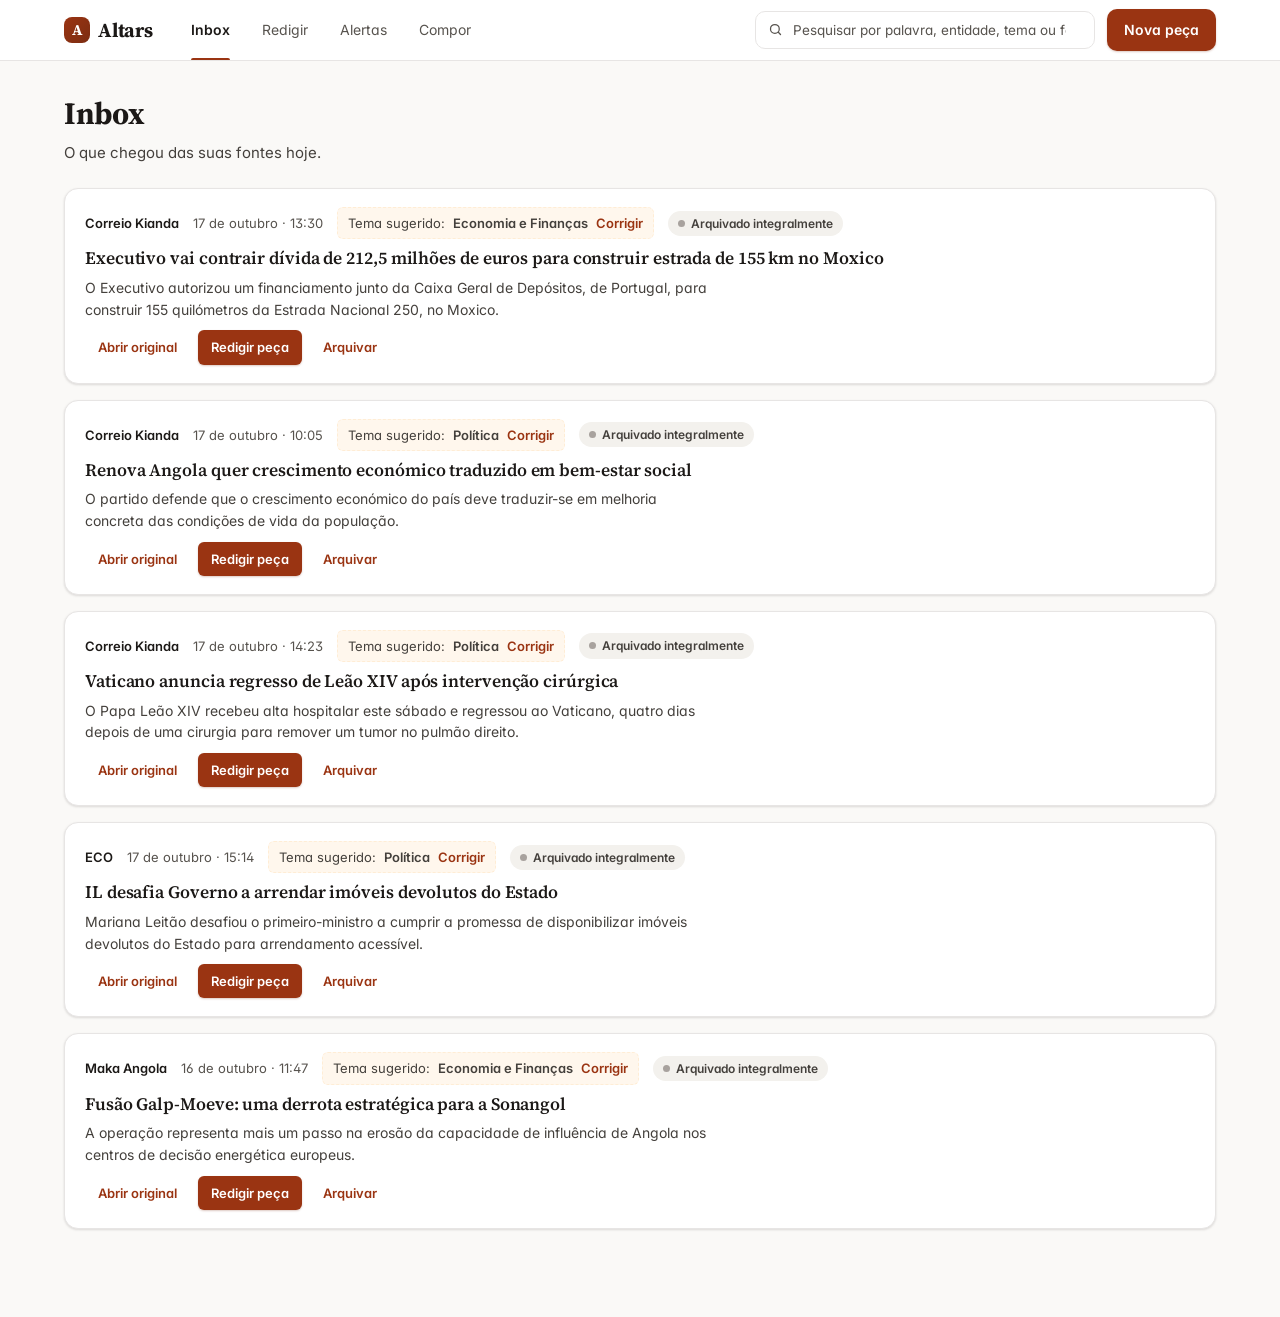
<file: index.html>
<!DOCTYPE html>
<html lang="pt-AO">
<head>
<meta name="robots" content="noindex, nofollow, noarchive, nosnippet, noimageindex">
<meta charset="UTF-8">
<meta name="viewport" content="width=device-width, initial-scale=1.0">
<title>Altars — Demo Editorial</title>
<link rel="preconnect" href="https://fonts.googleapis.com">
<link rel="preconnect" href="https://fonts.gstatic.com" crossorigin>
<link href="https://fonts.googleapis.com/css2?family=Inter:wght@400;500;600;700&family=Source+Serif+4:ital,opsz,wght@0,8..60,400;0,8..60,600;0,8..60,700;1,8..60,400&display=swap" rel="stylesheet">
<link rel="stylesheet" href="styles.css">
</head>
<body>

<header class="appbar">
  <div class="appbar-inner">
    <div class="brand"><span class="brand-mark" aria-hidden="true">A</span><span class="txt">Altars</span></div>
    <nav class="tabs" role="tablist" aria-label="Secções">
      <button class="tab" role="tab" id="tab-recolha" aria-controls="view-recolha" aria-selected="true">Inbox</button>
      <button class="tab" role="tab" id="tab-editor" aria-controls="view-editor" aria-selected="false" tabindex="-1">Redigir</button>
      <button class="tab" role="tab" id="tab-alertas" aria-controls="view-alertas" aria-selected="false" tabindex="-1">Alertas</button>
      <button class="tab" role="tab" id="tab-composicao" aria-controls="view-composicao" aria-selected="false" tabindex="-1">Compor</button>
    </nav>
    <div class="appbar-actions">
      <div class="search" role="search">
        <svg width="15" height="15" viewBox="0 0 24 24" fill="none" stroke="currentColor" stroke-width="2" stroke-linecap="round"><circle cx="11" cy="11" r="7"/><path d="m20 20-3.5-3.5"/></svg>
        <input id="search-input" type="search" placeholder="Pesquisar por palavra, entidade, tema ou fonte" aria-label="Pesquisar itens">
      </div>
      <button class="btn btn-primary" id="btn-nova">Nova peça</button>
    </div>
  </div>
</header>

<main class="page">

  <!-- ============ ECRÃ 1 · RECOLHA ============ -->
  <section id="view-recolha" role="tabpanel" aria-labelledby="tab-recolha">
    <div class="page-header">
      <h1>Inbox</h1>
      <p class="sub">O que chegou das suas fontes hoje.</p>
    </div>

    <div id="recolha-empty-search" class="empty hidden">
      <p>Nada corresponde a esta pesquisa. Experimente alargar a data ou limpar um filtro.</p>
      <button type="button" id="limpar-filtros" class="btn btn-secondary">Limpar filtros</button>
    </div>

    <div id="recolha-empty" class="empty hidden">
      <p>As suas fontes ainda não enviaram nada hoje. A recolha corre a cada 30 minutos.</p>
    </div>
    <div id="recolha-lista">

      <article class="item" data-texto="executivo 212,5 milhões euros estrada moxico correio kianda economia">
        <div class="item-top">
          <span class="item-source">Correio Kianda</span>
          <span class="item-meta">17 de outubro · 13:30</span>
          <span class="suggest">Tema sugerido: <strong>Economia e Finanças</strong> <a href="#" class="corrigir">Corrigir</a></span>
          <span class="chip chip-neutral"><span class="dot"></span>Arquivado integralmente</span>
        </div>
        <h3>Executivo vai contrair dívida de 212,5 milhões de euros para construir estrada de 155 km no Moxico</h3>
        <p class="excerpt">O Executivo autorizou um financiamento junto da Caixa Geral de Depósitos, de Portugal, para construir 155 quilómetros da Estrada Nacional 250, no Moxico.</p>
        <div class="item-foot">
          <a class="btn btn-ghost btn-sm" href="https://correiokianda.info/executivo-vai-contrair-divida-de-2125-milhoes-de-euros-para-construir-estrada-de-155-km-no-moxico/" target="_blank" rel="noopener">Abrir original</a>
          <button class="btn btn-primary btn-sm act-transformar" data-titulo="Executivo vai contrair dívida de 212,5 milhões de euros para construir estrada de 155 km no Moxico">Redigir peça</button>
          <button class="btn btn-ghost btn-sm act-arquivar">Arquivar</button>
        </div>
      </article>

      <article class="item" data-texto="renova angola crescimento bem estar social política correio kianda">
        <div class="item-top">
          <span class="item-source">Correio Kianda</span>
          <span class="item-meta">17 de outubro · 10:05</span>
          <span class="suggest">Tema sugerido: <strong>Política</strong> <a href="#" class="corrigir">Corrigir</a></span>
          <span class="chip chip-neutral"><span class="dot"></span>Arquivado integralmente</span>
        </div>
        <h3>Renova Angola quer crescimento económico traduzido em bem-estar social</h3>
        <p class="excerpt">O partido defende que o crescimento económico do país deve traduzir-se em melhoria concreta das condições de vida da população.</p>
        <div class="item-foot">
          <a class="btn btn-ghost btn-sm" href="https://correiokianda.info/renova-angola-quer-crescimento-economico-traduzido-em-bem-estar-social/" target="_blank" rel="noopener">Abrir original</a>
          <button class="btn btn-primary btn-sm act-transformar" data-titulo="Renova Angola quer crescimento económico traduzido em bem-estar social">Redigir peça</button>
          <button class="btn btn-ghost btn-sm act-arquivar">Arquivar</button>
        </div>
      </article>

      <article class="item" data-texto="vaticano leão xiv cirurgia alta hospitalar política correio kianda">
        <div class="item-top">
          <span class="item-source">Correio Kianda</span>
          <span class="item-meta">17 de outubro · 14:23</span>
          <span class="suggest">Tema sugerido: <strong>Política</strong> <a href="#" class="corrigir">Corrigir</a></span>
          <span class="chip chip-neutral"><span class="dot"></span>Arquivado integralmente</span>
        </div>
        <h3>Vaticano anuncia regresso de Leão XIV após intervenção cirúrgica</h3>
        <p class="excerpt">O Papa Leão XIV recebeu alta hospitalar este sábado e regressou ao Vaticano, quatro dias depois de uma cirurgia para remover um tumor no pulmão direito.</p>
        <div class="item-foot">
          <a class="btn btn-ghost btn-sm" href="https://correiokianda.info/vaticano-anuncia-regresso-de-leao-xiv-apos-intervencao-cirurgica/" target="_blank" rel="noopener">Abrir original</a>
          <button class="btn btn-primary btn-sm act-transformar" data-titulo="Vaticano anuncia regresso de Leão XIV após intervenção cirúrgica">Redigir peça</button>
          <button class="btn btn-ghost btn-sm act-arquivar">Arquivar</button>
        </div>
      </article>

      <article class="item" data-texto="il habitação arrendar imóveis devolutos estado eco política">
        <div class="item-top">
          <span class="item-source">ECO</span>
          <span class="item-meta">17 de outubro · 15:14</span>
          <span class="suggest">Tema sugerido: <strong>Política</strong> <a href="#" class="corrigir">Corrigir</a></span>
          <span class="chip chip-neutral"><span class="dot"></span>Arquivado integralmente</span>
        </div>
        <h3>IL desafia Governo a arrendar imóveis devolutos do Estado</h3>
        <p class="excerpt">Mariana Leitão desafiou o primeiro-ministro a cumprir a promessa de disponibilizar imóveis devolutos do Estado para arrendamento acessível.</p>
        <div class="item-foot">
          <a class="btn btn-ghost btn-sm" href="https://eco.sapo.pt/2026/10/17/il-desafia-governo-a-arrendar-imoveis-devolutos-do-estado/" target="_blank" rel="noopener">Abrir original</a>
          <button class="btn btn-primary btn-sm act-transformar" data-titulo="IL desafia Governo a arrendar imóveis devolutos do Estado">Redigir peça</button>
          <button class="btn btn-ghost btn-sm act-arquivar">Arquivar</button>
        </div>
      </article>

      <article class="item" data-texto="fusão galp moeve sonangol economia maka angola">
        <div class="item-top">
          <span class="item-source">Maka Angola</span>
          <span class="item-meta">16 de outubro · 11:47</span>
          <span class="suggest">Tema sugerido: <strong>Economia e Finanças</strong> <a href="#" class="corrigir">Corrigir</a></span>
          <span class="chip chip-neutral"><span class="dot"></span>Arquivado integralmente</span>
        </div>
        <h3>Fusão Galp-Moeve: uma derrota estratégica para a Sonangol</h3>
        <p class="excerpt">A operação representa mais um passo na erosão da capacidade de influência de Angola nos centros de decisão energética europeus.</p>
        <div class="item-foot">
          <a class="btn btn-ghost btn-sm" href="https://www.makaangola.org/2026/10/fusao-galp-moeve-uma-derrota-estrategica-para-a-sonangol/" target="_blank" rel="noopener">Abrir original</a>
          <button class="btn btn-primary btn-sm act-transformar" data-titulo="Fusão Galp-Moeve: uma derrota estratégica para a Sonangol">Redigir peça</button>
          <button class="btn btn-ghost btn-sm act-arquivar">Arquivar</button>
        </div>
      </article>

    </div>
  </section>

  <!-- ============ ECRÃ 2 · EDITOR ============ -->
  <section id="view-editor" role="tabpanel" aria-labelledby="tab-editor" class="hidden" hidden>
    <div class="page-header">
      <h1>Redigir</h1>
      <p class="sub">A IA escreve. Você revê. Só o que está revisto sai daqui.</p>
    </div>

    <div class="editor-grid">

      <!-- Painel lateral: geração -->
      <aside class="panel">
        <div class="panel-block">
          <label class="panel-label" for="sel-formato">Formato</label>
          <div class="seg" role="radiogroup" aria-label="Formato">
            <button class="seg-btn" role="radio" aria-checked="true" data-formato="Breve">Breve</button>
            <button class="seg-btn" role="radio" aria-checked="false" data-formato="Desenvolvida">Desenvolvida</button>
            <button class="seg-btn" role="radio" aria-checked="false" data-formato="Análise">Análise</button>
          </div>
        </div>
        <div class="panel-block">
          <label class="panel-label" for="sel-tom">Tom</label>
          <select id="sel-tom" class="input">
            <option>Informativo neutro</option>
            <option>Institucional</option>
            <option>Institucional-promocional</option>
          </select>
        </div>
        <button class="btn btn-primary btn-block" id="btn-gerar">Redigir peça</button>
        <div id="gerando" class="loading hidden" role="status">
          <span class="spinner" aria-hidden="true"></span> A redigir a partir de 2 fontes… normalmente leva menos de 20 segundos.
        </div>
        <div id="gerar-erro" class="note note-danger hidden" role="alert">A geração falhou. Nada se perdeu — tente outra vez.</div>

        <div class="panel-block">
          <label class="panel-label" for="input-instrucao">Mudar por instrução</label>
          <input id="input-instrucao" class="input" type="text" placeholder="Diga o que mudar: encurtar, mais formal, outro foco…">
          <button class="btn btn-secondary btn-block" id="btn-aplicar" style="margin-top:8px;">Aplicar</button>
        </div>
      </aside>

      <!-- Coluna principal: a peça -->
      <div class="editor-main">
        <div class="estado-peca">
          <span id="chip-estado" class="chip chip-generated hidden"><span class="dot"></span><span id="chip-estado-txt">Rascunho — Redigida pela IA. Falta a sua revisão.</span></span>
          <span id="palavras" class="meta"></span>
        </div>

        <div id="editor-vazio" class="empty">
          <strong>Sem peça aberta.</strong>
          Escolha um item na Inbox ou defina formato e tom e redija.
        </div>

        <div id="peca" class="hidden">
          <div class="bloco">
            <div class="bloco-head"><span class="bloco-nome">Antetítulo</span><span class="bloco-wc">12 palavras</span></div>
            <p class="peca-antetitulo" contenteditable="true" spellcheck="false">Despacho presidencial de 14 de Outubro</p>
          </div>
          <div class="bloco">
            <div class="bloco-head"><span class="bloco-nome">Título</span><span class="bloco-wc">11 palavras</span></div>
            <h2 class="peca-titulo" contenteditable="true" spellcheck="false">Estado contrai 212,5 milhões de euros para estrada no Moxico</h2>
          </div>
          <div class="bloco">
            <div class="bloco-head"><span class="bloco-nome">Linha fina</span><span class="bloco-wc">38 palavras</span></div>
            <p class="peca-lead" contenteditable="true" spellcheck="false">O Executivo angolano autorizou um financiamento de 212,5 milhões de euros junto da Caixa Geral de Depósitos, de Portugal, para construir 155 quilómetros da Estrada Nacional 250, no Moxico.</p>
          </div>
          <div class="bloco">
            <div class="bloco-head"><span class="bloco-nome">Corpo</span><span class="bloco-wc">96 palavras</span></div>
            <div class="peca-corpo" contenteditable="true" spellcheck="false">
              <p>O Despacho Presidencial n.º 391/26, de 14 de Outubro, manda construir o troço Massivi–Nhamutenga–Camafuafua–Cainda–Jimbi e delega na ministra das Finanças, Vera Daves de Sousa, a negociação e assinatura do acordo, com garantia do Banco Português de Fomento.</p>
              <p>A operação integra um conjunto de três financiamentos autorizados pelo Presidente da República, que somam mais de 360 milhões de dólares para infra-estruturas e investigação — incluindo 104,7 milhões de dólares para o nó da Samba e 43,7 e 7,2 milhões de dólares para centros de pesquisa de pescas no Namibe e em Benguela.</p>
            </div>
          </div>
          <div class="bloco">
            <div class="bloco-head"><span class="bloco-nome">Corpo</span><span class="bloco-wc">20 palavras</span></div>
            <p class="peca-fecho" contenteditable="true" spellcheck="false">O despacho está publicado no Diário da República; o detalhe do financiamento consta da peça original do Correio Kianda.</p>
          </div>

          <div id="aviso-fontes" class="note note-danger" role="alert">
            Há afirmações sem fonte. Reveja antes de exportar.
          </div>

          <div class="fontes">
            <h3 class="fontes-titulo">Fontes desta peça</h3>
            <div class="fonte">
              <span class="fonte-nome">Correio Kianda</span>
              <span class="fonte-meta">17 de outubro · 13:30</span>
              <a class="fonte-link" href="https://correiokianda.info/executivo-vai-contrair-divida-de-2125-milhoes-de-euros-para-construir-estrada-de-155-km-no-moxico/" target="_blank" rel="noopener">Ver original</a>
            </div>
            <div class="fonte">
              <span class="fonte-nome">Diário da República — Despacho Presidencial n.º 391/26</span>
              <span class="fonte-meta">14 de outubro</span>
              <a class="fonte-link" href="#" target="_blank" rel="noopener">Ver original</a>
            </div>
          </div>

          <div class="editor-acoes">
            <button class="btn btn-ghost" id="btn-guardar-versao">Guardar versão</button>
            <button class="btn btn-secondary" id="btn-marcar-revista">Marcar como revista</button>
            <button class="btn btn-primary" id="btn-enviar-composicao">Enviar para composição</button>
          </div>
        </div>
      </div>
    </div>
  </section>

  <!-- ============ ECRÃ 3 · ALERTAS ============ -->
  <section id="view-alertas" role="tabpanel" aria-labelledby="tab-alertas" class="hidden" hidden>
    <div class="page-header">
      <h1>Alertas</h1>
      <p class="sub">Publicações dos perfis que acompanha, com peça proposta.</p>
    </div>

    <div class="note note-info" role="note">
      Alerta simulado nesta demonstração. A fonte é real; a latência é ilustrativa.
    </div>

    <div id="alertas-lista">

      <article class="alerta" data-urgente="true">
        <div class="alerta-top">
          <span class="chip chip-danger"><span class="dot"></span>Urgente</span>
          <span class="item-meta">Há 2 min · 14:47</span>
        </div>
        <div class="alerta-perfil">
          <span class="avatar" aria-hidden="true">RD</span>
          <div>
            <strong>Renova Angola</strong> publicou há 2 min
            <div class="item-meta">Facebook · publicação simulada, conteúdo real do portal</div>
          </div>
        </div>
        <blockquote class="alerta-post">«O Estado da Nação deve ser avaliado não apenas pelos resultados anunciados pelo Governo, mas pelas condições concretas em que vivem os cidadãos.»</blockquote>
        <div class="alerta-peca">
          <div class="alerta-peca-head">
            <span class="chip chip-generated"><span class="dot"></span>Peça proposta — gerada</span>
            <span class="item-meta">Notícia breve · 142 palavras</span>
          </div>
          <h4>Renova Angola quer o crescimento medido no bem-estar, não nas taxas</h4>
          <p class="peca-lead">O partido Renova Angola está a reposicionar o debate económico angolano: o crescimento deixa de ser o objetivo e passa a ser o meio — o resultado que conta é a melhoria concreta das condições de vida.</p>
          <div class="alerta-acoes">
            <button class="btn btn-secondary btn-sm act-abrir-peca">Abrir peça proposta</button>
            <a class="btn btn-ghost btn-sm" href="https://correiokianda.info/renova-angola-quer-crescimento-economico-traduzido-em-bem-estar-social/" target="_blank" rel="noopener">Ver publicação original</a>
          </div>
          <p class="alerta-verifica">Confirme o facto na publicação original antes de publicar.</p>
          <p class="alerta-demo">Alerta simulado nesta demonstração. A fonte é real; a latência é ilustrativa.</p>
        </div>
      </article>

      <article class="alerta">
        <div class="alerta-top">
          <span class="chip chip-generated"><span class="dot"></span>Relevante</span>
          <span class="item-meta">Há 38 min · 14:11</span>
        </div>
        <div class="alerta-perfil">
          <span class="avatar" aria-hidden="true">RD</span>
          <div>
            <strong>Renova Angola</strong> publicou há 38 min
            <div class="item-meta">Facebook · publicação simulada, conteúdo real do portal</div>
          </div>
        </div>
        <blockquote class="alerta-post">«Nos sectores da saúde e da educação, a construção de infra-estruturas deve ser acompanhada da disponibilização de profissionais, medicamentos, equipamentos e material escolar.»</blockquote>
        <div class="alerta-peca">
          <div class="alerta-peca-head">
            <span class="chip chip-generated"><span class="dot"></span>Peça proposta — gerada</span>
            <span class="item-meta">Notícia breve · 128 palavras</span>
          </div>
          <h4>Renova Angola defende avaliar o Estado da Nação pelas condições concretas de vida</h4>
          <p class="peca-lead">O partido defende que o Estado da Nação deve ser avaliado não apenas pelos resultados anunciados pelo Governo, mas pelas condições concretas em que vivem os cidadãos.</p>
          <div class="alerta-acoes">
            <button class="btn btn-secondary btn-sm act-abrir-peca">Abrir peça proposta</button>
            <a class="btn btn-ghost btn-sm" href="https://correiokianda.info/renova-angola-quer-crescimento-economico-traduzido-em-bem-estar-social/" target="_blank" rel="noopener">Ver publicação original</a>
          </div>
          <p class="alerta-verifica">Confirme o facto na publicação original antes de publicar.</p>
          <p class="alerta-demo">Alerta simulado nesta demonstração. A fonte é real; a latência é ilustrativa.</p>
        </div>
      </article>

    </div>
    <div id="alertas-vazio" class="empty hidden">
      <strong>Sem novidades dos perfis acompanhados.</strong>
    </div>
  </section>

  <!-- ============ ECRÃ 4 · COMPOSIÇÃO ============ -->
  <section id="view-composicao" role="tabpanel" aria-labelledby="tab-composicao" class="hidden" hidden>
    <div class="page-header">
      <h1>Compor</h1>
      <p class="sub">Peça revista, pronta a exportar.</p>
    </div>

    <div class="comp-grid">
      <aside class="panel">
        <div class="panel-block">
          <label class="panel-label" for="sel-peca">Peça</label>
          <select id="sel-peca" class="input">
            <option>212,5 milhões de euros para estrada no Moxico — revista</option>
            <option>Renova Angola — bem-estar social — revista</option>
          </select>
        </div>
        <div class="panel-block">
          <label class="panel-label" for="input-antetitulo">Antetítulo</label>
          <input id="input-antetitulo" class="input" type="text" value="Despacho presidencial de 14 de Outubro">
        </div>
        <div class="panel-block">
          <label class="panel-label" for="input-titulo">Título</label>
          <input id="input-titulo" class="input" type="text" value="Estado contrai 212,5 milhões de euros para estrada no Moxico">
        </div>
        <div class="panel-block">
          <label class="panel-label" for="input-imagem">Imagem</label>
          <div class="upload" id="upload">
            <svg width="18" height="18" viewBox="0 0 24 24" fill="none" stroke="currentColor" stroke-width="2" stroke-linecap="round"><rect x="3" y="3" width="18" height="18" rx="2"/><circle cx="8.5" cy="8.5" r="1.5"/><path d="m21 15-5-5L5 21"/></svg>
            <span>Arraste uma imagem ou <a href="#" id="upload-link">escolha ficheiro</a></span>
            <span class="item-meta">JPG ou PNG</span>
          </div>
          <div id="upload-erro" class="note note-danger hidden">A imagem não carregou. Formatos aceites: JPG e PNG.</div>
        </div>
        <div class="panel-block">
          <label class="panel-label" for="input-assinatura">Assinatura</label>
          <input id="input-assinatura" class="input" type="text" value="Redação Altars">
        </div>
      </aside>

      <div class="comp-main">
        <div class="preview-frame">
          <div class="preview-head">
            <span class="chip chip-reviewed"><span class="dot"></span>Revista — Revista por [nome] às 14:32. Pronta a exportar.</span>
            <span class="item-meta">Pré-visualização</span>
          </div>
          <div class="preview-card">
            <div class="preview-img"></div>
            <p class="preview-antetitulo">Despacho presidencial de 14 de Outubro</p>
            <h2 class="preview-titulo">Estado contrai 212,5 milhões de euros para estrada no Moxico</h2>
            <p class="preview-lead">O Executivo angolano autorizou um financiamento de 212,5 milhões de euros junto da Caixa Geral de Depósitos, de Portugal, para construir 155 quilómetros da Estrada Nacional 250, no Moxico.</p>
            <div class="preview-corpo"><p>O Despacho Presidencial n.º 391/26, de 14 de Outubro, manda construir o troço Massivi–Nhamutenga–Camafuafua–Cainda–Jimbi e delega na ministra das Finanças, Vera Daves de Sousa, a negociação e assinatura do acordo.</p></div>
            <div class="preview-assinatura">Redação Altars</div>
          </div>
          <p class="preview-nota">É exatamente isto que sai.</p>
        </div>

        <div class="comp-acoes">
          <button class="btn btn-primary" id="btn-exportar-pdf">Exportar PDF</button>
          <button class="btn btn-primary" id="btn-exportar-png">Exportar PNG</button>
          <button class="btn btn-secondary" id="btn-copiar">Copiar texto</button>
          <div id="export-bloqueio" class="note note-danger hidden" role="alert">Escolha uma peça revista para compor. Peças geradas ainda não podem sair.</div>
        </div>
      </div>
    </div>
  </section>

</main>

<div id="toast" class="toast" role="status" aria-live="polite"></div>

<script src="app.js"></script>
</body>
</html>
</file>
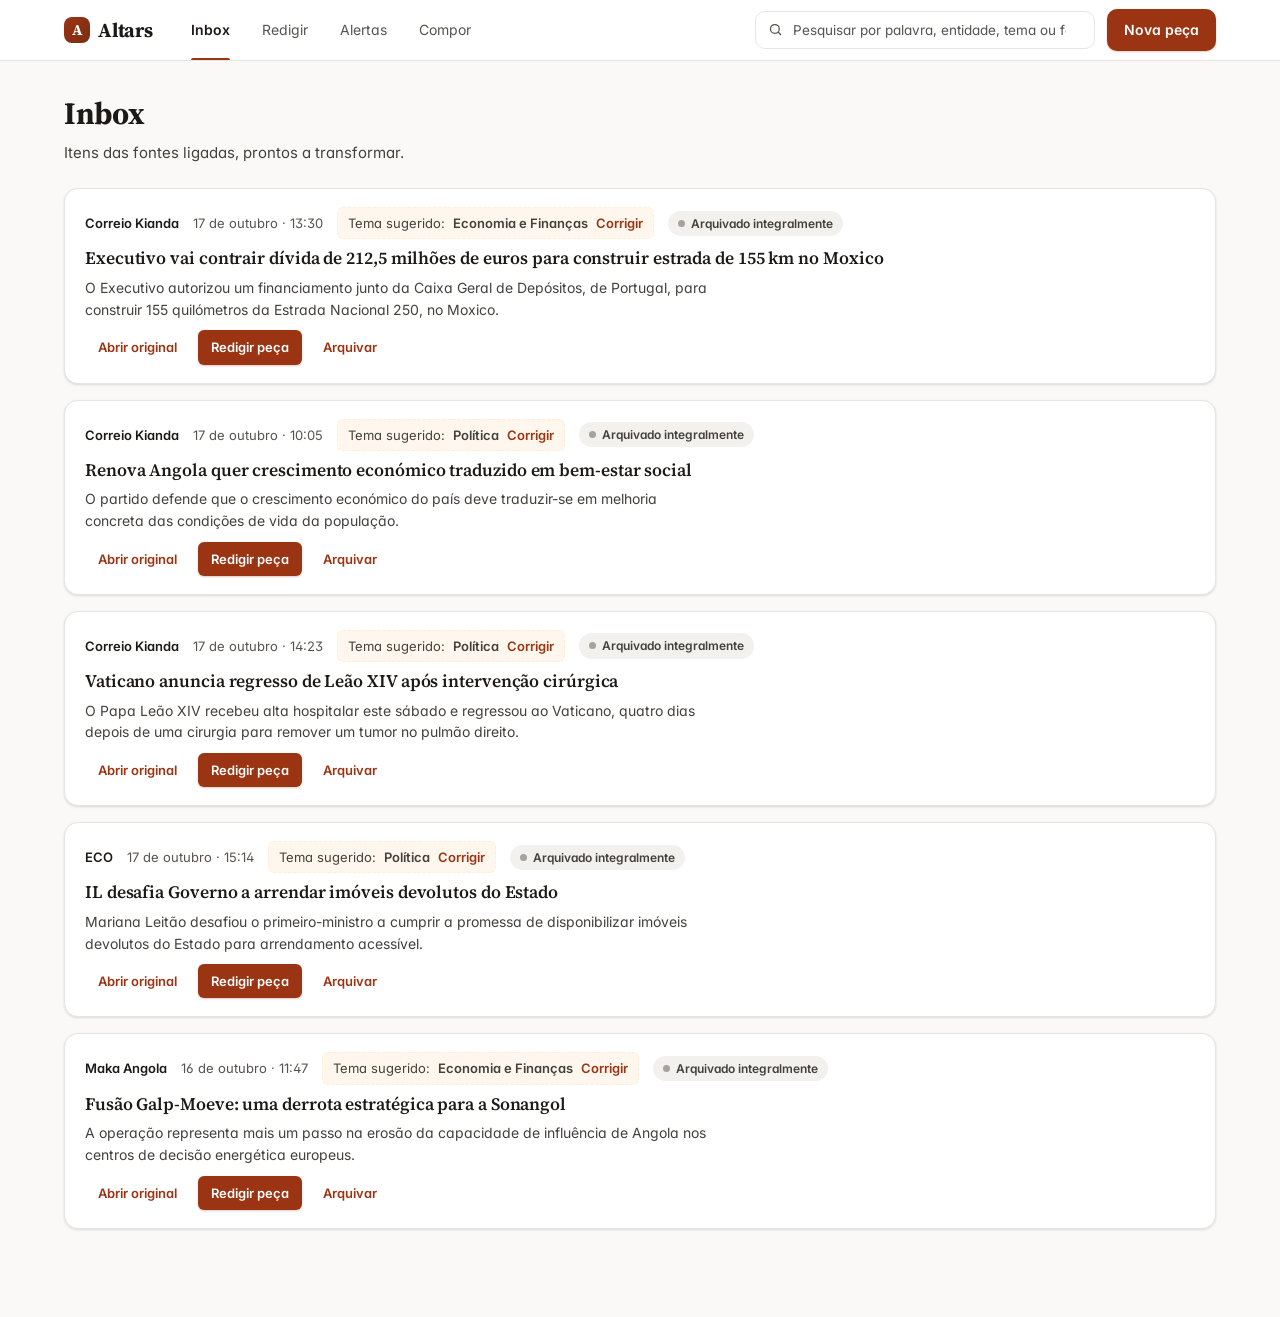
<file: deploy/index.html>
<!DOCTYPE html>
<html lang="pt-AO">
<head>
<meta charset="UTF-8">
<meta name="viewport" content="width=device-width, initial-scale=1.0">
<!-- PREVIEW INTERNO — não indexar. URL separado do site final, publicado apenas após os Gates 2 (QA + Segurança). -->
<meta name="robots" content="noindex, nofollow, noarchive, nosnippet, noimageindex">
<title>Altars — Demo Editorial (preview interno)</title>
<link rel="preconnect" href="https://fonts.googleapis.com">
<link rel="preconnect" href="https://fonts.gstatic.com" crossorigin>
<link href="https://fonts.googleapis.com/css2?family=Inter:wght@400;500;600;700&family=Source+Serif+4:ital,opsz,wght@0,8..60,400;0,8..60,600;0,8..60,700;1,8..60,400&display=swap" rel="stylesheet">
<link rel="stylesheet" href="styles.css">
</head>
<body>

<header class="appbar">
  <div class="appbar-inner">
    <div class="brand"><span class="brand-mark" aria-hidden="true">A</span><span class="txt">Altars</span></div>
    <nav class="tabs" role="tablist" aria-label="Secções">
      <button class="tab" role="tab" id="tab-recolha" aria-controls="view-recolha" aria-selected="true">Inbox</button>
      <button class="tab" role="tab" id="tab-editor" aria-controls="view-editor" aria-selected="false" tabindex="-1">Redigir</button>
      <button class="tab" role="tab" id="tab-alertas" aria-controls="view-alertas" aria-selected="false" tabindex="-1">Alertas</button>
      <button class="tab" role="tab" id="tab-composicao" aria-controls="view-composicao" aria-selected="false" tabindex="-1">Compor</button>
    </nav>
    <div class="appbar-actions">
      <div class="search" role="search">
        <svg width="15" height="15" viewBox="0 0 24 24" fill="none" stroke="currentColor" stroke-width="2" stroke-linecap="round"><circle cx="11" cy="11" r="7"/><path d="m20 20-3.5-3.5"/></svg>
        <input id="search-input" type="search" placeholder="Pesquisar por palavra, entidade, tema ou fonte" aria-label="Pesquisar itens">
      </div>
      <button class="btn btn-primary" id="btn-nova">Nova peça</button>
    </div>
  </div>
</header>

<main class="page">

  <!-- ============ ECRÃ 1 · RECOLHA ============ -->
  <section id="view-recolha" role="tabpanel" aria-labelledby="tab-recolha">
    <div class="page-header">
      <h1>Inbox</h1>
      <p class="sub">Itens das fontes ligadas, prontos a transformar.</p>
    </div>

    <div id="recolha-empty-search" class="empty hidden">
      <strong>Nada corresponde à pesquisa.</strong>
      Experimente menos filtros. <a href="#" id="limpar-filtros">Limpar filtros</a>
    </div>

    <div id="recolha-lista">

      <article class="item" data-texto="executivo 212,5 milhões euros estrada moxico correio kianda economia">
        <div class="item-top">
          <span class="item-source">Correio Kianda</span>
          <span class="item-meta">17 de outubro · 13:30</span>
          <span class="suggest">Tema sugerido: <strong>Economia e Finanças</strong> <a href="#" class="corrigir">Corrigir</a></span>
          <span class="chip chip-neutral"><span class="dot"></span>Arquivado integralmente</span>
        </div>
        <h3>Executivo vai contrair dívida de 212,5 milhões de euros para construir estrada de 155 km no Moxico</h3>
        <p class="excerpt">O Executivo autorizou um financiamento junto da Caixa Geral de Depósitos, de Portugal, para construir 155 quilómetros da Estrada Nacional 250, no Moxico.</p>
        <div class="item-foot">
          <a class="btn btn-ghost btn-sm" href="https://correiokianda.info/executivo-vai-contrair-divida-de-2125-milhoes-de-euros-para-construir-estrada-de-155-km-no-moxico/" target="_blank" rel="noopener">Abrir original</a>
          <button class="btn btn-primary btn-sm act-transformar" data-titulo="Executivo vai contrair dívida de 212,5 milhões de euros para construir estrada de 155 km no Moxico">Redigir peça</button>
          <button class="btn btn-ghost btn-sm act-arquivar">Arquivar</button>
        </div>
      </article>

      <article class="item" data-texto="renova angola crescimento bem estar social política correio kianda">
        <div class="item-top">
          <span class="item-source">Correio Kianda</span>
          <span class="item-meta">17 de outubro · 10:05</span>
          <span class="suggest">Tema sugerido: <strong>Política</strong> <a href="#" class="corrigir">Corrigir</a></span>
          <span class="chip chip-neutral"><span class="dot"></span>Arquivado integralmente</span>
        </div>
        <h3>Renova Angola quer crescimento económico traduzido em bem-estar social</h3>
        <p class="excerpt">O partido defende que o crescimento económico do país deve traduzir-se em melhoria concreta das condições de vida da população.</p>
        <div class="item-foot">
          <a class="btn btn-ghost btn-sm" href="https://correiokianda.info/renova-angola-quer-crescimento-economico-traduzido-em-bem-estar-social/" target="_blank" rel="noopener">Abrir original</a>
          <button class="btn btn-primary btn-sm act-transformar" data-titulo="Renova Angola quer crescimento económico traduzido em bem-estar social">Redigir peça</button>
          <button class="btn btn-ghost btn-sm act-arquivar">Arquivar</button>
        </div>
      </article>

      <article class="item" data-texto="vaticano leão xiv cirurgia alta hospitalar política correio kianda">
        <div class="item-top">
          <span class="item-source">Correio Kianda</span>
          <span class="item-meta">17 de outubro · 14:23</span>
          <span class="suggest">Tema sugerido: <strong>Política</strong> <a href="#" class="corrigir">Corrigir</a></span>
          <span class="chip chip-neutral"><span class="dot"></span>Arquivado integralmente</span>
        </div>
        <h3>Vaticano anuncia regresso de Leão XIV após intervenção cirúrgica</h3>
        <p class="excerpt">O Papa Leão XIV recebeu alta hospitalar este sábado e regressou ao Vaticano, quatro dias depois de uma cirurgia para remover um tumor no pulmão direito.</p>
        <div class="item-foot">
          <a class="btn btn-ghost btn-sm" href="https://correiokianda.info/vaticano-anuncia-regresso-de-leao-xiv-apos-intervencao-cirurgica/" target="_blank" rel="noopener">Abrir original</a>
          <button class="btn btn-primary btn-sm act-transformar" data-titulo="Vaticano anuncia regresso de Leão XIV após intervenção cirúrgica">Redigir peça</button>
          <button class="btn btn-ghost btn-sm act-arquivar">Arquivar</button>
        </div>
      </article>

      <article class="item" data-texto="il habitação arrendar imóveis devolutos estado eco política">
        <div class="item-top">
          <span class="item-source">ECO</span>
          <span class="item-meta">17 de outubro · 15:14</span>
          <span class="suggest">Tema sugerido: <strong>Política</strong> <a href="#" class="corrigir">Corrigir</a></span>
          <span class="chip chip-neutral"><span class="dot"></span>Arquivado integralmente</span>
        </div>
        <h3>IL desafia Governo a arrendar imóveis devolutos do Estado</h3>
        <p class="excerpt">Mariana Leitão desafiou o primeiro-ministro a cumprir a promessa de disponibilizar imóveis devolutos do Estado para arrendamento acessível.</p>
        <div class="item-foot">
          <a class="btn btn-ghost btn-sm" href="https://eco.sapo.pt/2026/10/17/il-desafia-governo-a-arrendar-imoveis-devolutos-do-estado/" target="_blank" rel="noopener">Abrir original</a>
          <button class="btn btn-primary btn-sm act-transformar" data-titulo="IL desafia Governo a arrendar imóveis devolutos do Estado">Redigir peça</button>
          <button class="btn btn-ghost btn-sm act-arquivar">Arquivar</button>
        </div>
      </article>

      <article class="item" data-texto="fusão galp moeve sonangol economia maka angola">
        <div class="item-top">
          <span class="item-source">Maka Angola</span>
          <span class="item-meta">16 de outubro · 11:47</span>
          <span class="suggest">Tema sugerido: <strong>Economia e Finanças</strong> <a href="#" class="corrigir">Corrigir</a></span>
          <span class="chip chip-neutral"><span class="dot"></span>Arquivado integralmente</span>
        </div>
        <h3>Fusão Galp-Moeve: uma derrota estratégica para a Sonangol</h3>
        <p class="excerpt">A operação representa mais um passo na erosão da capacidade de influência de Angola nos centros de decisão energética europeus.</p>
        <div class="item-foot">
          <a class="btn btn-ghost btn-sm" href="https://www.makaangola.org/2026/10/fusao-galp-moeve-uma-derrota-estrategica-para-a-sonangol/" target="_blank" rel="noopener">Abrir original</a>
          <button class="btn btn-primary btn-sm act-transformar" data-titulo="Fusão Galp-Moeve: uma derrota estratégica para a Sonangol">Redigir peça</button>
          <button class="btn btn-ghost btn-sm act-arquivar">Arquivar</button>
        </div>
      </article>

    </div>
  </section>

  <!-- ============ ECRÃ 2 · EDITOR ============ -->
  <section id="view-editor" role="tabpanel" aria-labelledby="tab-editor" class="hidden" hidden>
    <div class="page-header">
      <h1>Redigir</h1>
      <p class="sub">A IA escreve. Você revê. Só o que está revisto sai daqui.</p>
    </div>

    <div class="editor-grid">

      <!-- Painel lateral: geração -->
      <aside class="panel">
        <div class="panel-block">
          <label class="panel-label" for="sel-formato">Formato</label>
          <div class="seg" role="radiogroup" aria-label="Formato">
            <button class="seg-btn" role="radio" aria-checked="true" data-formato="Breve">Breve</button>
            <button class="seg-btn" role="radio" aria-checked="false" data-formato="Desenvolvida">Desenvolvida</button>
            <button class="seg-btn" role="radio" aria-checked="false" data-formato="Análise">Análise</button>
          </div>
        </div>
        <div class="panel-block">
          <label class="panel-label" for="sel-tom">Tom</label>
          <select id="sel-tom" class="input">
            <option>Informativo neutro</option>
            <option>Institucional</option>
            <option>Institucional-promocional</option>
          </select>
        </div>
        <button class="btn btn-primary btn-block" id="btn-gerar">Redigir peça</button>
        <div id="gerando" class="loading hidden" role="status">
          <span class="spinner" aria-hidden="true"></span> A redigir a partir de 2 fontes… normalmente leva menos de 20 segundos.
        </div>
        <div id="gerar-erro" class="note note-danger hidden" role="alert">A geração falhou. Nada se perdeu — tente outra vez.</div>

        <div class="panel-block">
          <label class="panel-label" for="input-instrucao">Mudar por instrução</label>
          <input id="input-instrucao" class="input" type="text" placeholder="Diga o que mudar: encurtar, mais formal, outro foco…">
          <button class="btn btn-secondary btn-block" id="btn-aplicar" style="margin-top:8px;">Aplicar</button>
        </div>
      </aside>

      <!-- Coluna principal: a peça -->
      <div class="editor-main">
        <div class="estado-peca">
          <span id="chip-estado" class="chip chip-generated hidden"><span class="dot"></span><span id="chip-estado-txt">Rascunho — Redigida pela IA. Falta a sua revisão.</span></span>
          <span id="palavras" class="meta"></span>
        </div>

        <div id="editor-vazio" class="empty">
          <strong>Sem peça aberta.</strong>
          Escolha um item na Inbox ou defina formato e tom e redija.
        </div>

        <div id="peca" class="hidden">
          <div class="bloco">
            <div class="bloco-head"><span class="bloco-nome">Antetítulo</span><span class="bloco-wc">12 palavras</span></div>
            <p class="peca-antetitulo" contenteditable="true" spellcheck="false">Despacho presidencial de 14 de Outubro</p>
          </div>
          <div class="bloco">
            <div class="bloco-head"><span class="bloco-nome">Título</span><span class="bloco-wc">11 palavras</span></div>
            <h2 class="peca-titulo" contenteditable="true" spellcheck="false">Estado contrai 212,5 milhões de euros para estrada no Moxico</h2>
          </div>
          <div class="bloco">
            <div class="bloco-head"><span class="bloco-nome">Linha fina</span><span class="bloco-wc">38 palavras</span></div>
            <p class="peca-lead" contenteditable="true" spellcheck="false">O Executivo angolano autorizou um financiamento de 212,5 milhões de euros junto da Caixa Geral de Depósitos, de Portugal, para construir 155 quilómetros da Estrada Nacional 250, no Moxico.</p>
          </div>
          <div class="bloco">
            <div class="bloco-head"><span class="bloco-nome">Corpo</span><span class="bloco-wc">96 palavras</span></div>
            <div class="peca-corpo" contenteditable="true" spellcheck="false">
              <p>O Despacho Presidencial n.º 391/26, de 14 de Outubro, manda construir o troço Massivi–Nhamutenga–Camafuafua–Cainda–Jimbi e delega na ministra das Finanças, Vera Daves de Sousa, a negociação e assinatura do acordo, com garantia do Banco Português de Fomento.</p>
              <p>A operação integra um conjunto de três financiamentos autorizados pelo Presidente da República, que somam mais de 360 milhões de dólares para infra-estruturas e investigação — incluindo 104,7 milhões de dólares para o nó da Samba e 43,7 e 7,2 milhões de dólares para centros de pesquisa de pescas no Namibe e em Benguela.</p>
            </div>
          </div>
          <div class="bloco">
            <div class="bloco-head"><span class="bloco-nome">Corpo</span><span class="bloco-wc">20 palavras</span></div>
            <p class="peca-fecho" contenteditable="true" spellcheck="false">O despacho está publicado no Diário da República; o detalhe do financiamento consta da peça original do Correio Kianda.</p>
          </div>

          <div id="aviso-fontes" class="note note-danger" role="alert">
            Há afirmações sem fonte. Reveja antes de exportar.
          </div>

          <div class="fontes">
            <h3 class="fontes-titulo">Fontes desta peça</h3>
            <div class="fonte">
              <span class="fonte-nome">Correio Kianda</span>
              <span class="fonte-meta">17 de outubro · 13:30</span>
              <a class="fonte-link" href="https://correiokianda.info/executivo-vai-contrair-divida-de-2125-milhoes-de-euros-para-construir-estrada-de-155-km-no-moxico/" target="_blank" rel="noopener">Ver original</a>
            </div>
            <div class="fonte">
              <span class="fonte-nome">Diário da República — Despacho Presidencial n.º 391/26</span>
              <span class="fonte-meta">14 de outubro</span>
              <a class="fonte-link" href="#" target="_blank" rel="noopener">Ver original</a>
            </div>
          </div>

          <div class="editor-acoes">
            <button class="btn btn-ghost" id="btn-guardar-versao">Guardar versão</button>
            <button class="btn btn-secondary" id="btn-marcar-revista">Marcar como revista</button>
            <button class="btn btn-primary" id="btn-enviar-composicao">Enviar para composição</button>
          </div>
        </div>
      </div>
    </div>
  </section>

  <!-- ============ ECRÃ 3 · ALERTAS ============ -->
  <section id="view-alertas" role="tabpanel" aria-labelledby="tab-alertas" class="hidden" hidden>
    <div class="page-header">
      <h1>Alertas</h1>
      <p class="sub">Publicações dos perfis que acompanha, com peça proposta.</p>
    </div>

    <div class="note note-info" role="note">
      Alerta simulado nesta demonstração. A fonte é real; a latência é ilustrativa.
    </div>

    <div id="alertas-lista">

      <article class="alerta" data-urgente="true">
        <div class="alerta-top">
          <span class="chip chip-danger"><span class="dot"></span>Urgente</span>
          <span class="item-meta">Há 2 min · 14:47</span>
        </div>
        <div class="alerta-perfil">
          <span class="avatar" aria-hidden="true">RD</span>
          <div>
            <strong>Renova Angola</strong> publicou há 2 min
            <div class="item-meta">Facebook · publicação simulada, conteúdo real do portal</div>
          </div>
        </div>
        <blockquote class="alerta-post">«O Estado da Nação deve ser avaliado não apenas pelos resultados anunciados pelo Governo, mas pelas condições concretas em que vivem os cidadãos.»</blockquote>
        <div class="alerta-peca">
          <div class="alerta-peca-head">
            <span class="chip chip-generated"><span class="dot"></span>Peça proposta — gerada</span>
            <span class="item-meta">Notícia breve · 142 palavras</span>
          </div>
          <h4>Renova Angola quer o crescimento medido no bem-estar, não nas taxas</h4>
          <p class="peca-lead">O partido Renova Angola está a reposicionar o debate económico angolano: o crescimento deixa de ser o objetivo e passa a ser o meio — o resultado que conta é a melhoria concreta das condições de vida.</p>
          <div class="alerta-acoes">
            <button class="btn btn-secondary btn-sm act-abrir-peca">Abrir peça proposta</button>
            <a class="btn btn-ghost btn-sm" href="https://correiokianda.info/renova-angola-quer-crescimento-economico-traduzido-em-bem-estar-social/" target="_blank" rel="noopener">Ver publicação original</a>
          </div>
          <p class="alerta-verifica">Confirme o facto na publicação original antes de publicar.</p>
          <p class="alerta-demo">Alerta simulado nesta demonstração. A fonte é real; a latência é ilustrativa.</p>
        </div>
      </article>

      <article class="alerta">
        <div class="alerta-top">
          <span class="chip chip-generated"><span class="dot"></span>Relevante</span>
          <span class="item-meta">Há 38 min · 14:11</span>
        </div>
        <div class="alerta-perfil">
          <span class="avatar" aria-hidden="true">RD</span>
          <div>
            <strong>Renova Angola</strong> publicou há 38 min
            <div class="item-meta">Facebook · publicação simulada, conteúdo real do portal</div>
          </div>
        </div>
        <blockquote class="alerta-post">«Nos sectores da saúde e da educação, a construção de infra-estruturas deve ser acompanhada da disponibilização de profissionais, medicamentos, equipamentos e material escolar.»</blockquote>
        <div class="alerta-peca">
          <div class="alerta-peca-head">
            <span class="chip chip-generated"><span class="dot"></span>Peça proposta — gerada</span>
            <span class="item-meta">Notícia breve · 128 palavras</span>
          </div>
          <h4>Renova Angola defende avaliar o Estado da Nação pelas condições concretas de vida</h4>
          <p class="peca-lead">O partido defende que o Estado da Nação deve ser avaliado não apenas pelos resultados anunciados pelo Governo, mas pelas condições concretas em que vivem os cidadãos.</p>
          <div class="alerta-acoes">
            <button class="btn btn-secondary btn-sm act-abrir-peca">Abrir peça proposta</button>
            <a class="btn btn-ghost btn-sm" href="https://correiokianda.info/renova-angola-quer-crescimento-economico-traduzido-em-bem-estar-social/" target="_blank" rel="noopener">Ver publicação original</a>
          </div>
          <p class="alerta-verifica">Confirme o facto na publicação original antes de publicar.</p>
          <p class="alerta-demo">Alerta simulado nesta demonstração. A fonte é real; a latência é ilustrativa.</p>
        </div>
      </article>

    </div>
    <div id="alertas-vazio" class="empty hidden">
      <strong>Sem novidades dos perfis acompanhados.</strong>
    </div>
  </section>

  <!-- ============ ECRÃ 4 · COMPOSIÇÃO ============ -->
  <section id="view-composicao" role="tabpanel" aria-labelledby="tab-composicao" class="hidden" hidden>
    <div class="page-header">
      <h1>Compor</h1>
      <p class="sub">Peça revista, pronta a exportar.</p>
    </div>

    <div class="comp-grid">
      <aside class="panel">
        <div class="panel-block">
          <label class="panel-label" for="sel-peca">Peça</label>
          <select id="sel-peca" class="input">
            <option>212,5 milhões de euros para estrada no Moxico — revista</option>
            <option>Renova Angola — bem-estar social — revista</option>
          </select>
        </div>
        <div class="panel-block">
          <label class="panel-label" for="input-antetitulo">Antetítulo</label>
          <input id="input-antetitulo" class="input" type="text" value="Despacho presidencial de 14 de Outubro">
        </div>
        <div class="panel-block">
          <label class="panel-label" for="input-titulo">Título</label>
          <input id="input-titulo" class="input" type="text" value="Estado contrai 212,5 milhões de euros para estrada no Moxico">
        </div>
        <div class="panel-block">
          <label class="panel-label" for="input-imagem">Imagem</label>
          <div class="upload" id="upload">
            <svg width="18" height="18" viewBox="0 0 24 24" fill="none" stroke="currentColor" stroke-width="2" stroke-linecap="round"><rect x="3" y="3" width="18" height="18" rx="2"/><circle cx="8.5" cy="8.5" r="1.5"/><path d="m21 15-5-5L5 21"/></svg>
            <span>Arraste uma imagem ou <a href="#" id="upload-link">escolha ficheiro</a></span>
            <span class="item-meta">JPG ou PNG</span>
          </div>
          <div id="upload-erro" class="note note-danger hidden">A imagem não carregou. Formatos aceites: JPG e PNG.</div>
        </div>
        <div class="panel-block">
          <label class="panel-label" for="input-assinatura">Assinatura</label>
          <input id="input-assinatura" class="input" type="text" value="Redação Altars">
        </div>
      </aside>

      <div class="comp-main">
        <div class="preview-frame">
          <div class="preview-head">
            <span class="chip chip-reviewed"><span class="dot"></span>Revista — Revista por [nome] às 14:32. Pronta a exportar.</span>
            <span class="item-meta">Pré-visualização</span>
          </div>
          <div class="preview-card">
            <div class="preview-img"></div>
            <p class="preview-antetitulo">Despacho presidencial de 14 de Outubro</p>
            <h2 class="preview-titulo">Estado contrai 212,5 milhões de euros para estrada no Moxico</h2>
            <p class="preview-lead">O Executivo angolano autorizou um financiamento de 212,5 milhões de euros junto da Caixa Geral de Depósitos, de Portugal, para construir 155 quilómetros da Estrada Nacional 250, no Moxico.</p>
            <div class="preview-corpo"><p>O Despacho Presidencial n.º 391/26, de 14 de Outubro, manda construir o troço Massivi–Nhamutenga–Camafuafua–Cainda–Jimbi e delega na ministra das Finanças, Vera Daves de Sousa, a negociação e assinatura do acordo.</p></div>
            <div class="preview-assinatura">Redação Altars</div>
          </div>
          <p class="preview-nota">É exatamente isto que sai.</p>
        </div>

        <div class="comp-acoes">
          <button class="btn btn-primary" id="btn-exportar-pdf">Exportar PDF</button>
          <button class="btn btn-primary" id="btn-exportar-png">Exportar PNG</button>
          <button class="btn btn-secondary" id="btn-copiar">Copiar texto</button>
          <div id="export-bloqueio" class="note note-danger hidden" role="alert">Escolha uma peça revista para compor. Peças geradas ainda não podem sair.</div>
        </div>
      </div>
    </div>
  </section>

</main>

<div id="toast" class="toast" role="status" aria-live="polite"></div>

<script src="app.js"></script>
</body>
</html>
</file>
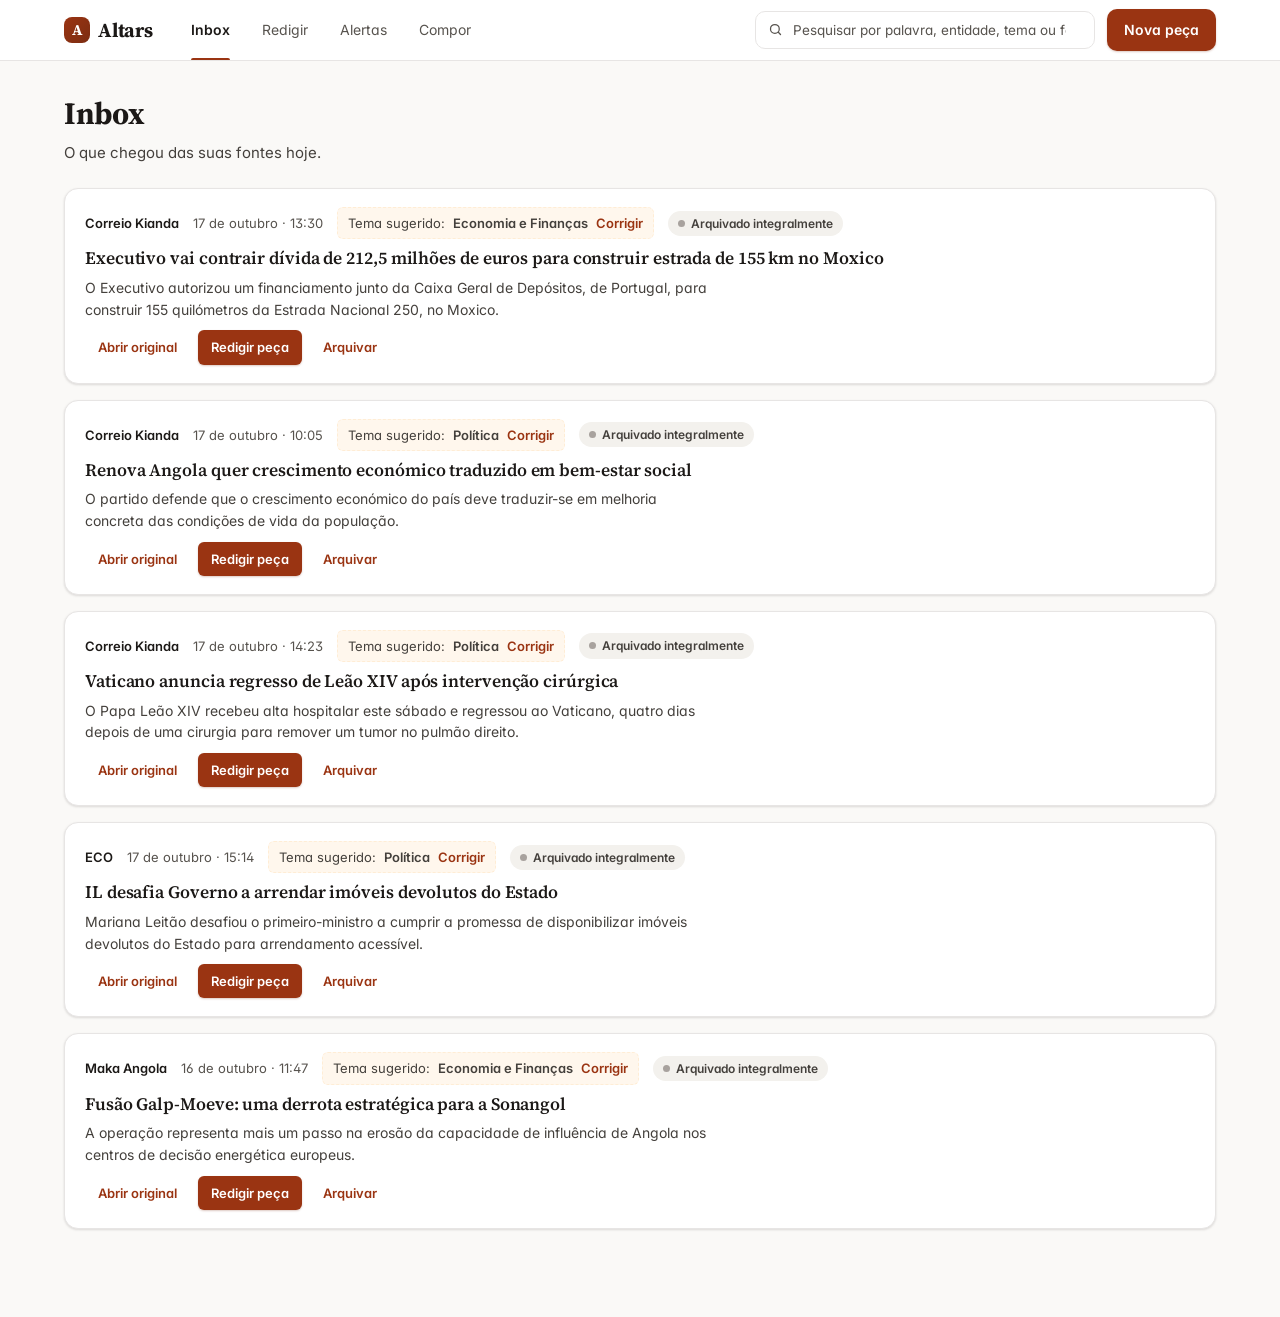
<file: design/demo-standalone.html>
<!DOCTYPE html>
<html lang="pt-AO">
<head>
<meta charset="UTF-8">
<meta name="viewport" content="width=device-width, initial-scale=1.0">
<title>Altars — Demo Editorial</title>
<link rel="preconnect" href="https://fonts.googleapis.com">
<link rel="preconnect" href="https://fonts.gstatic.com" crossorigin>
<link href="https://fonts.googleapis.com/css2?family=Inter:wght@400;500;600;700&family=Source+Serif+4:ital,opsz,wght@0,8..60,400;0,8..60,600;0,8..60,700;1,8..60,400&display=swap" rel="stylesheet">
<style>
/* ============================================================
   Altars — Design System (demo editorial)
   Tokens + componentes. Papel quente, tinta, acento terracota.
   ============================================================ */

:root {
  /* Neutros */
  --paper: #faf9f7;
  --surface: #ffffff;
  --surface-sunken: #f3f1ed;
  --ink-900: #1c1917;
  --ink-700: #44403c;
  --ink-500: #57534e;
  --ink-300: #d6d3d1;
  --ink-200: #e7e5e4;

  /* Acento */
  --accent-700: #7c2d12;
  --accent-600: #9a3412;
  --accent-100: #ffedd5;
  --accent-50: #fff7ed;

  /* Semânticas de estado editorial */
  --generated-fg: #92400e;  --generated-bg: #fffbeb;
  --reviewed-fg: #166534;   --reviewed-bg: #f0fdf4;
  --danger-fg: #991b1b;     --danger-bg: #fef2f2;
  --info-fg: #1e40af;       --info-bg: #eff6ff;

  /* Tipografia */
  --font-ui: "Inter", system-ui, -apple-system, "Segoe UI", sans-serif;
  --font-serif: "Source Serif 4", Georgia, "Times New Roman", serif;

  /* Raios */
  --r-sm: 6px; --r-md: 10px; --r-lg: 14px; --r-pill: 999px;

  /* Sombras */
  --shadow-card: 0 1px 2px rgba(28,25,23,.06), 0 1px 3px rgba(28,25,23,.08);
  --shadow-pop: 0 4px 12px rgba(28,25,23,.08), 0 12px 32px rgba(28,25,23,.10);

  /* Movimento */
  --ease-out: cubic-bezier(.2,0,0,1);
  --ease-io: cubic-bezier(.4,0,.2,1);
}

* { box-sizing: border-box; }
html { -webkit-text-size-adjust: 100%; }
body {
  margin: 0;
  background: var(--paper);
  color: var(--ink-900);
  font-family: var(--font-ui);
  font-size: 14px;
  line-height: 1.55;
  font-feature-settings: "cv11","ss01";
}
a { color: var(--accent-600); text-decoration: none; }
a:hover { color: var(--accent-700); text-decoration: underline; text-underline-offset: 2px; }

:focus-visible {
  outline: 2px solid var(--accent-600);
  outline-offset: 2px;
  border-radius: 2px;
}

/* ---------- App bar ---------- */
.appbar {
  position: sticky; top: 0; z-index: 50;
  background: rgba(255,255,255,.92);
  backdrop-filter: blur(8px);
  border-bottom: 1px solid var(--ink-200);
}
.appbar-inner {
  max-width: 1200px; margin: 0 auto; padding: 0 24px;
  display: flex; align-items: center; gap: 24px; height: 60px;
}
.brand {
  font-family: var(--font-serif); font-weight: 700; font-size: 20px;
  letter-spacing: -0.01em; color: var(--ink-900); display: flex; align-items: center; gap: 8px;
}
.brand-mark {
  width: 26px; height: 26px; border-radius: 8px;
  background: linear-gradient(135deg, var(--accent-600), var(--accent-700));
  color: #fff; display: grid; place-items: center;
  font-size: 15px; font-family: var(--font-serif);
}
.tabs { display: flex; gap: 4px; height: 100%; }
.tab {
  position: relative; display: flex; align-items: center; padding: 0 14px;
  font-weight: 500; color: var(--ink-500); background: none; border: 0;
  font: inherit; cursor: pointer; min-height: 44px;
}
.tab:hover { color: var(--ink-900); }
.tab[aria-selected="true"] { color: var(--ink-900); font-weight: 600; }
.tab[aria-selected="true"]::after {
  content: ""; position: absolute; left: 14px; right: 14px; bottom: 0;
  height: 2px; background: var(--accent-600); border-radius: 2px 2px 0 0;
}
.appbar-actions { margin-left: auto; display: flex; align-items: center; gap: 12px; }
.search {
  display: flex; align-items: center; gap: 8px;
  background: var(--surface-sunken); border: 1px solid var(--ink-200);
  border-radius: var(--r-sm); padding: 7px 12px; width: 280px;
}
.search input {
  border: 0; background: none; outline: none; width: 100%;
  font: inherit; color: var(--ink-900);
}
.search svg { flex: none; color: var(--ink-500); }

/* ---------- Botões ---------- */
.btn {
  display: inline-flex; align-items: center; justify-content: center; gap: 8px;
  font: inherit; font-weight: 600; cursor: pointer;
  border-radius: var(--r-sm); border: 1px solid transparent;
  padding: 9px 16px; min-height: 38px;
  transition: background .15s var(--ease-io), border-color .15s, box-shadow .15s, transform .12s var(--ease-out);
}
.btn:active { transform: translateY(1px); }
.btn-primary { background: var(--accent-600); color: #fff; }
.btn-primary:hover { background: var(--accent-700); }
.btn-secondary { background: var(--surface); color: var(--ink-900); border-color: var(--ink-300); }
.btn-secondary:hover { border-color: var(--ink-500); background: var(--surface); }
.btn-ghost { background: none; color: var(--ink-700); padding: 9px 10px; }
.btn-ghost:hover { background: var(--surface-sunken); color: var(--ink-900); }
.btn[disabled] {
  background: var(--surface-sunken); color: var(--ink-500);
  border-color: var(--ink-200); cursor: not-allowed; transform: none;
}
.btn-sm { padding: 6px 12px; min-height: 32px; font-size: 13px; }

/* ---------- Layout ---------- */
.page { max-width: 1200px; margin: 0 auto; padding: 28px 24px 80px; }
.page-header { margin-bottom: 20px; }
.page-header h1 {
  font-family: var(--font-serif); font-size: 25px; font-weight: 700;
  margin: 0 0 4px; letter-spacing: -0.01em;
}
.page-header .sub { color: var(--ink-500); margin: 0; }
.panel {
  background: var(--surface); border: 1px solid var(--ink-200);
  border-radius: var(--r-lg); box-shadow: var(--shadow-card);
}
.split { display: grid; grid-template-columns: 1fr 340px; gap: 20px; align-items: start; }

/* ---------- Chips ---------- */
.chip {
  display: inline-flex; align-items: center; gap: 6px;
  font-size: 12px; font-weight: 600; line-height: 1;
  padding: 5px 10px; border-radius: var(--r-pill); white-space: nowrap; max-width: 100%; overflow: hidden; text-overflow: ellipsis;
}
.chip .dot { width: 7px; height: 7px; border-radius: 50%; flex: none; }
.chip-generated { background: var(--generated-bg); color: var(--generated-fg); }
.chip-generated .dot { background: transparent; box-shadow: inset 0 0 0 1.5px var(--generated-fg); }
.chip-reviewed { background: var(--reviewed-bg); color: var(--reviewed-fg); }
.chip-reviewed .dot { background: var(--reviewed-fg); }
.chip-danger { background: var(--danger-bg); color: var(--danger-fg); }
.chip-danger .dot { background: var(--danger-fg); }
.chip-warn { background: var(--generated-bg); color: var(--generated-fg); }
.chip-warn .dot { background: var(--generated-fg); }
.chip-neutral { background: var(--surface-sunken); color: var(--ink-700); }
.chip-neutral .dot { background: var(--ink-300); }
.chip-info { background: var(--info-bg); color: var(--info-fg); }

/* ---------- Ecrã 1: Inbox ---------- */
.item {
  background: var(--surface); border: 1px solid var(--ink-200);
  border-radius: var(--r-md); padding: 16px; box-shadow: var(--shadow-card);
  transition: border-color .15s, box-shadow .15s, transform .12s var(--ease-out);
}
.item + .item { margin-top: 12px; }
.item:hover { border-color: var(--ink-300); box-shadow: var(--shadow-pop); transform: translateY(-1px); }
.item-top { display: flex; align-items: center; gap: 10px; flex-wrap: wrap; margin-bottom: 8px; }
.item-source { font-weight: 600; font-size: 13px; }
.item-meta { color: var(--ink-500); font-size: 13px; }
.item h3 {
  font-family: var(--font-serif); font-size: 17px; font-weight: 600;
  margin: 2px 0 6px; line-height: 1.35;
}
.item .excerpt { color: var(--ink-700); margin: 0 0 10px; max-width: 70ch; }
.item-foot { display: flex; align-items: center; gap: 8px; flex-wrap: wrap; }
.suggest {
  display: inline-flex; align-items: center; gap: 8px; font-size: 13px;
  color: var(--ink-700); background: var(--accent-50);
  border: 1px dashed var(--accent-100); border-radius: var(--r-sm); padding: 5px 10px;
}
.suggest a { font-weight: 600; }
.item-actions { margin-left: auto; display: flex; gap: 6px; }

/* ---------- Ecrã 2: Redigir ---------- */
.editor-head { display: flex; align-items: center; gap: 12px; flex-wrap: wrap; margin-bottom: 14px; }
.editor-head h2 { font-family: var(--font-serif); font-size: 20px; margin: 0; font-weight: 700; }
.block {
  background: var(--surface-sunken); border: 1px solid var(--ink-200);
  border-radius: var(--r-md); padding: 14px 16px; margin-bottom: 10px;
}
.block-label {
  display: flex; align-items: center; gap: 8px;
  font-size: 11px; font-weight: 700; letter-spacing: .08em; text-transform: uppercase;
  color: var(--ink-500); margin-bottom: 6px;
}
.block-label .words { font-weight: 500; letter-spacing: 0; text-transform: none; margin-left: auto; font-size: 12px; }
.block .content { font-family: var(--font-serif); font-size: 16px; line-height: 1.65; color: var(--ink-900); }
.block .content.title { font-size: 22px; font-weight: 700; line-height: 1.25; }
.block .content.kicker { font-size: 13px; font-weight: 600; color: var(--ink-700); font-family: var(--font-ui); letter-spacing: .02em; }
.unsourced { border-left: 3px solid var(--danger-fg); }
.unsourced-note {
  display: flex; gap: 8px; align-items: flex-start;
  background: var(--danger-bg); color: var(--danger-fg);
  border-radius: var(--r-sm); padding: 10px 12px; font-size: 13px; font-weight: 500;
}
.instruction {
  display: flex; gap: 8px; margin-top: 14px;
}
.instruction input {
  flex: 1; font: inherit; padding: 9px 12px; min-height: 40px;
  border: 1px solid var(--ink-300); border-radius: var(--r-sm);
  background: var(--surface); color: var(--ink-900);
}
.instruction input::placeholder { color: var(--ink-500); }
.instruction input:focus { border-color: var(--accent-600); outline: none; box-shadow: 0 0 0 3px rgba(154,52,18,.15); }

/* Painel lateral */
.side { display: grid; gap: 14px; }
.side .panel { padding: 16px; }
.side h3 { margin: 0 0 10px; font-size: 13px; font-weight: 700; letter-spacing: .04em; text-transform: uppercase; color: var(--ink-500); }
.seg { display: grid; gap: 6px; }
.seg-row { display: flex; gap: 6px; }
.seg button {
  flex: 1; font: inherit; font-size: 13px; font-weight: 500; cursor: pointer;
  padding: 8px 10px; border-radius: var(--r-sm); min-height: 36px;
  background: var(--surface); border: 1px solid var(--ink-300); color: var(--ink-700);
  transition: all .15s var(--ease-io);
}
.seg button:hover { border-color: var(--ink-500); color: var(--ink-900); }
.seg button[aria-pressed="true"] {
  background: var(--accent-50); border-color: var(--accent-600);
  color: var(--accent-700); font-weight: 600;
}
.field-label { font-size: 12px; font-weight: 600; color: var(--ink-700); margin: 0 0 6px; }
.gen-status {
  display: none; align-items: center; gap: 10px;
  background: var(--surface-sunken); border-radius: var(--r-sm); padding: 10px 12px;
  color: var(--ink-700); font-size: 13px;
}
.gen-status .spin {
  width: 14px; height: 14px; border-radius: 50%; flex: none;
  border: 2px solid var(--ink-200); border-top-color: var(--accent-600);
  animation: spin .8s linear infinite;
}
@keyframes spin { to { transform: rotate(360deg); } }
.source {
  display: flex; align-items: flex-start; gap: 10px; padding: 8px 0;
  border-top: 1px solid var(--ink-200); font-size: 13px;
}
.source:first-of-type { border-top: 0; padding-top: 0; }
.source .src-name { font-weight: 600; }
.source .src-meta { color: var(--ink-500); font-size: 12px; }
.source a { margin-left: auto; white-space: nowrap; font-weight: 600; font-size: 12.5px; }

/* ---------- Ecrã 3: Alertas ---------- */
.alert-card { border-left: 3px solid var(--accent-600); }
.alert-card.urgent { border-left-color: var(--danger-fg); }
.alert-top { display: flex; align-items: center; gap: 10px; flex-wrap: wrap; }
.alert-who { font-weight: 600; }
.alert-when { color: var(--ink-500); font-size: 13px; }
.alert-proposal {
  margin-top: 10px; background: var(--surface-sunken);
  border: 1px solid var(--ink-200); border-radius: var(--r-sm); padding: 12px 14px;
}
.alert-proposal .label { font-size: 11px; font-weight: 700; letter-spacing: .08em; text-transform: uppercase; color: var(--ink-500); margin-bottom: 4px; }
.alert-proposal h4 { font-family: var(--font-serif); margin: 0 0 4px; font-size: 16px; line-height: 1.35; }
.alert-proposal p { margin: 0; color: var(--ink-700); font-size: 13.5px; font-family: var(--font-serif); }
.demo-note {
  display: flex; gap: 8px; align-items: center;
  background: var(--info-bg); color: var(--info-fg);
  border-radius: var(--r-sm); padding: 10px 12px; font-size: 13px; font-weight: 500;
}
.verify-note {
  display: flex; gap: 8px; align-items: center;
  color: var(--ink-700); font-size: 13px; margin-top: 10px;
}
.verify-note svg { color: var(--accent-600); flex: none; }

/* ---------- Ecrã 4: Compor ---------- */
.comp-fields { display: grid; gap: 12px; }
.comp-fields label { display: grid; gap: 6px; font-size: 12px; font-weight: 600; color: var(--ink-700); }
.comp-fields input, .comp-fields textarea {
  font: inherit; padding: 9px 12px; border: 1px solid var(--ink-300);
  border-radius: var(--r-sm); background: var(--surface); color: var(--ink-900); width: 100%;
}
.comp-fields textarea { resize: vertical; min-height: 64px; }
.comp-fields input:focus, .comp-fields textarea:focus {
  border-color: var(--accent-600); outline: none; box-shadow: 0 0 0 3px rgba(154,52,18,.15);
}
.preview {
  border: 1px solid var(--ink-200); border-radius: var(--r-md);
  overflow: hidden; background: var(--surface); box-shadow: var(--shadow-card);
}
.preview-bar {
  display: flex; align-items: center; gap: 8px; padding: 10px 14px;
  border-bottom: 1px solid var(--ink-200); background: var(--surface-sunken);
  font-size: 12.5px; font-weight: 600; color: var(--ink-700);
}
.preview-body { padding: 22px 26px; min-width: 0; overflow-wrap: break-word; word-break: break-word; }
.preview-body .pv-kicker { font-size: 12px; font-weight: 700; letter-spacing: .06em; text-transform: uppercase; color: var(--accent-700); margin-bottom: 6px; }
.preview-body .pv-title { font-family: var(--font-serif); font-size: 24px; font-weight: 700; line-height: 1.22; margin: 0 0 10px; letter-spacing: -0.01em; }
.preview-body .pv-lead { font-family: var(--font-serif); font-size: 16px; color: var(--ink-700); margin: 0 0 12px; }
.preview-body .pv-img {
  aspect-ratio: 16/9; border-radius: var(--r-sm); margin: 0 0 14px;
  background: linear-gradient(135deg, #e7e5e4, #d6d3d1 60%, #c7beb4);
  display: grid; place-items: center; color: var(--ink-500); font-size: 12.5px; font-weight: 600;
}
.preview-body .pv-body { font-family: var(--font-serif); font-size: 15px; line-height: 1.7; color: var(--ink-900); }
.preview-body .pv-body p { margin: 0 0 10px; }
.preview-body .pv-sig { margin-top: 14px; padding-top: 10px; border-top: 1px solid var(--ink-200); color: var(--ink-500); font-size: 12.5px; }
.export-row { display: flex; gap: 8px; flex-wrap: wrap; margin-top: 14px; }
.locked-note {
  display: flex; gap: 8px; align-items: center;
  background: var(--generated-bg); color: var(--generated-fg);
  border-radius: var(--r-sm); padding: 10px 12px; font-size: 13px; font-weight: 500;
}

/* ---------- Estados ---------- */
.empty {
  text-align: center; padding: 48px 24px; color: var(--ink-500);
  border: 1px dashed var(--ink-300); border-radius: var(--r-md);
}
.empty strong { color: var(--ink-700); display: block; margin-bottom: 4px; font-weight: 600; }
.toast {
  position: fixed; left: 50%; bottom: 24px; transform: translateX(-50%) translateY(8px);
  background: var(--ink-900); color: #fff; font-size: 13.5px; font-weight: 500;
  padding: 11px 18px; border-radius: var(--r-md); box-shadow: var(--shadow-pop);
  opacity: 0; pointer-events: none; transition: opacity .2s var(--ease-io), transform .2s var(--ease-out);
  z-index: 100; max-width: 90vw;
}
.toast.show { opacity: 1; transform: translateX(-50%) translateY(0); }
.hidden { display: none !important; }

/* ---------- Responsivo ---------- */
@media (max-width: 900px) {
  .split { grid-template-columns: 1fr; }
  .search { display: none; }
}
@media (max-width: 640px) {
  .appbar-inner { padding: 0 14px; gap: 10px; height: 54px; }
  .brand span.txt { display: none; }
  .tabs { overflow-x: auto; scrollbar-width: none; }
  .page { padding: 18px 14px 64px; }
  .item-actions { margin-left: 0; width: 100%; }
  .item-actions .btn { flex: 1; }
  /* Preview compacto em mobile */
  .preview-body .pv-kicker { font-size: 10px; }
  .preview-body .pv-title { font-size: 20px; line-height: 1.25; }
  .preview-body .pv-lead { font-size: 14px; line-height: 1.55; }
  .preview-body .pv-body { font-size: 13px; line-height: 1.65; }
}
.preview-img {
  background: linear-gradient(135deg, var(--surface-sunken), var(--ink-200));
  background-size: cover;
  background-position: center;
}
.preview-img.com-imagem { min-height: 180px; border-radius: var(--r-md); }
.upload {
  border: 1.5px dashed var(--ink-300);
  border-radius: var(--r-md);
  padding: 18px 12px;
  display: flex; flex-direction: column; align-items: center; gap: 4px;
  cursor: pointer;
  transition: border-color 160ms var(--ease-io), background-color 160ms var(--ease-io);
}
.upload:hover, .upload.drag {
  border-color: var(--accent-600);
  background: var(--accent-50);
}
.upload a { color: var(--accent-600); text-decoration: underline; }

@media (prefers-reduced-motion: reduce) {
  * { transition: none !important; animation: none !important; }
}

/* ---------- Layout base ---------- */
.page { max-width: 1200px; margin: 0 auto; padding: 28px 24px 72px; }
.page-header h1 {
  font-family: var(--font-serif);
  font-size: 31px; font-weight: 700; letter-spacing: -0.01em;
  margin: 0;
}
.page-header .sub { color: var(--ink-700); font-size: 15px; margin: 4px 0 24px; }
.hidden { display: none !important; }

/* ---------- Botões ---------- */
.btn {
  display: inline-flex; align-items: center; justify-content: center; gap: 6px;
  font-family: var(--font-ui); font-size: 14px; font-weight: 600;
  padding: 9px 16px; border-radius: var(--r-md);
  border: 1px solid transparent; cursor: pointer;
  transition: background-color 140ms var(--ease-io), border-color 140ms var(--ease-io),
              color 140ms var(--ease-io), box-shadow 140ms var(--ease-io);
  min-height: 38px;
}
.btn:active { transform: translateY(1px); }
.btn[disabled] { opacity: .5; cursor: not-allowed; transform: none; }
.btn-primary { background: var(--accent-600); color: #fff; box-shadow: 0 1px 2px rgba(124,45,18,.25); }
.btn-primary:hover { background: var(--accent-700); }
.btn-secondary { background: var(--surface); color: var(--ink-900); border-color: var(--ink-200); }
.btn-secondary:hover { border-color: var(--ink-300); background: var(--accent-50); }
.btn-ghost { background: transparent; color: var(--accent-600); }
.btn-ghost:hover { background: var(--accent-50); }
.btn-sm { padding: 6px 12px; min-height: 32px; font-size: 13px; border-radius: var(--r-sm); }
.btn-block { width: 100%; }

/* ---------- Pesquisa, inputs, notas ---------- */
.search {
  display: flex; align-items: center; gap: 8px;
  background: var(--surface); border: 1px solid var(--ink-200); border-radius: var(--r-md);
  padding: 7px 12px; width: 340px; color: var(--ink-500);
  transition: border-color 140ms var(--ease-io), box-shadow 140ms var(--ease-io);
}
.search:focus-within { border-color: var(--accent-600); box-shadow: 0 0 0 3px rgba(154,52,18,.12); }
.search input {
  border: 0; outline: none; background: transparent; flex: 1; min-width: 0;
  font: inherit; font-size: 13.5px; color: var(--ink-900);
}
.search input::placeholder { color: var(--ink-500); }

.input {
  width: 100%; padding: 9px 12px; font: inherit; font-size: 14px; color: var(--ink-900);
  background: var(--surface); border: 1px solid var(--ink-200); border-radius: var(--r-sm);
  transition: border-color 140ms var(--ease-io), box-shadow 140ms var(--ease-io);
}
.input:focus { outline: none; border-color: var(--accent-600); box-shadow: 0 0 0 3px rgba(154,52,18,.12); }

.note { padding: 10px 14px; border-radius: var(--r-md); font-size: 13.5px; line-height: 1.5; border: 1px solid; }
.note-info { background: var(--info-bg); color: var(--info-fg); border-color: #bfdbfe; }
.note-danger { background: var(--danger-bg); color: var(--danger-fg); border-color: #fecaca; }

/* ---------- Chips de estado ---------- */
.chip {
  display: inline-flex; align-items: center; gap: 6px;
  padding: 3px 10px; border-radius: var(--r-pill);
  font-size: 12px; font-weight: 600; line-height: 1.6; white-space: nowrap;
}
.chip .dot { width: 7px; height: 7px; border-radius: 50%; flex: none; }
.chip-neutral { background: var(--surface-sunken); color: var(--ink-700); }
.chip-neutral .dot { background: #a8a29e; }
.chip-generated { background: var(--generated-bg); color: var(--generated-fg); }
.chip-generated .dot { background: transparent; box-shadow: inset 0 0 0 2px var(--generated-fg); }
.chip-reviewed { background: var(--reviewed-bg); color: var(--reviewed-fg); }
.chip-reviewed .dot { background: var(--reviewed-fg); }
.chip-danger { background: var(--danger-bg); color: var(--danger-fg); }
.chip-danger .dot { background: var(--danger-fg); }

/* ---------- Cartões de item (Inbox) ---------- */
.item {
  background: var(--surface); border: 1px solid var(--ink-200); border-radius: var(--r-lg);
  padding: 18px 20px; box-shadow: var(--shadow-card); margin-bottom: 16px;
  transition: box-shadow 160ms var(--ease-io), transform 160ms var(--ease-io);
}
.item:hover { box-shadow: var(--shadow-pop); transform: translateY(-1px); }
.item-top {
  display: flex; flex-wrap: wrap; align-items: center; gap: 6px 14px;
  font-size: 12.5px; color: var(--ink-500); margin-bottom: 8px;
}
.item-source { font-weight: 600; color: var(--ink-900); }
.suggest strong { color: var(--ink-700); font-weight: 600; }
.corrigir { color: var(--accent-600); font-weight: 500; }
.corrigir:hover { text-decoration: underline; }
.item h3 {
  font-family: var(--font-serif); font-size: 17.5px; font-weight: 600;
  line-height: 1.35; letter-spacing: -0.005em; margin: 0 0 6px; color: var(--ink-900);
}
.excerpt { color: var(--ink-700); font-size: 14px; line-height: 1.55; margin: 0 0 14px; max-width: 72ch; }
.item-foot { display: flex; flex-wrap: wrap; gap: 8px; }

.empty {
  border: 1.5px dashed var(--ink-300); border-radius: var(--r-lg);
  padding: 36px 24px; text-align: center; color: var(--ink-500); font-size: 14px;
}
.empty strong { color: var(--ink-700); display: block; margin-bottom: 4px; }
.empty a { color: var(--accent-600); font-weight: 500; }

/* ---------- Redigir ---------- */
.editor-grid { display: grid; grid-template-columns: 280px 1fr; gap: 20px; align-items: start; }
.panel {
  background: var(--surface); border: 1px solid var(--ink-200); border-radius: var(--r-lg);
  padding: 18px; box-shadow: var(--shadow-card);
  display: flex; flex-direction: column; gap: 16px;
  position: sticky; top: 84px;
}
.panel-block { display: flex; flex-direction: column; gap: 7px; }
.panel-label { font-size: 12.5px; font-weight: 600; color: var(--ink-700); }
.seg { display: flex; background: var(--surface-sunken); border-radius: var(--r-md); padding: 3px; gap: 3px; }
.seg-btn {
  flex: 1; padding: 7px 4px; font: inherit; font-size: 13px; font-weight: 600;
  color: var(--ink-700); background: transparent; border: 0; border-radius: var(--r-sm);
  cursor: pointer; min-height: 32px;
  transition: background-color 140ms var(--ease-io), color 140ms var(--ease-io), box-shadow 140ms;
}
.seg-btn[aria-checked="true"] {
  background: var(--surface); color: var(--ink-900); box-shadow: var(--shadow-card);
}
.seg-btn:hover { color: var(--ink-900); }

.editor-main { min-width: 0; }
.estado-peca { display: flex; align-items: center; gap: 12px; margin-bottom: 14px; }
.meta { color: var(--ink-500); font-size: 13px; }

.bloco {
  background: var(--surface-sunken); border: 1px solid var(--ink-200);
  border-radius: var(--r-md); padding: 14px 18px; margin-bottom: 12px;
}
.bloco-head {
  display: flex; justify-content: space-between; align-items: baseline;
  margin-bottom: 6px;
}
.bloco-nome { font-size: 11.5px; font-weight: 700; letter-spacing: .06em; text-transform: uppercase; color: var(--ink-500); }
.bloco-wc { font-size: 12px; color: var(--ink-500); }
.peca-antetitulo { font-size: 15px; color: var(--ink-700); margin: 0; font-style: italic; }
.peca-titulo { font-family: var(--font-serif); font-size: 25px; font-weight: 700; line-height: 1.25; margin: 0; letter-spacing: -0.01em; }
.peca-lead { font-family: var(--font-serif); font-size: 17px; line-height: 1.6; margin: 0; color: var(--ink-900); }
.peca-corpo { font-family: var(--font-serif); font-size: 17px; line-height: 1.7; color: var(--ink-900); }
.peca-corpo p { margin: 0 0 10px; }
.peca-fecho { font-family: var(--font-serif); font-size: 15px; line-height: 1.6; margin: 0; color: var(--ink-700); }
[contenteditable] { outline: none; }
[contenteditable]:focus { box-shadow: 0 0 0 2px rgba(154,52,18,.25); border-radius: 4px; }

.fontes { border-top: 1px solid var(--ink-200); padding-top: 14px; margin-top: 16px; }
.fontes-titulo { font-size: 13px; font-weight: 700; margin: 0 0 10px; color: var(--ink-700); }
.fonte { display: flex; align-items: baseline; gap: 10px; padding: 7px 0; border-bottom: 1px solid var(--ink-200); }
.fonte:last-child { border-bottom: 0; }
.fonte-nome { font-weight: 600; font-size: 14px; }
.fonte-meta { color: var(--ink-500); font-size: 12.5px; }
.fonte-link { margin-left: auto; font-size: 13px; color: var(--accent-600); font-weight: 500; }

.editor-acoes, .comp-acoes { display: flex; flex-wrap: wrap; gap: 10px; margin-top: 16px; }
.loading { display: flex; align-items: center; gap: 10px; color: var(--ink-700); font-size: 13.5px; padding: 10px 2px; }
.spinner {
  width: 16px; height: 16px; flex: none; border-radius: 50%;
  border: 2px solid var(--ink-200); border-top-color: var(--accent-600);
  animation: spin .8s linear infinite;
}
@keyframes spin { to { transform: rotate(360deg); } }

/* ---------- Alertas ---------- */
.alerta {
  background: var(--surface); border: 1px solid var(--ink-200); border-radius: var(--r-lg);
  padding: 18px 20px; box-shadow: var(--shadow-card); margin-bottom: 16px;
}
.alerta[data-urgente="true"] { border-left: 3px solid var(--danger-fg); }
.alerta-top { display: flex; align-items: center; gap: 12px; margin-bottom: 12px; }
.alerta-perfil { display: flex; align-items: center; gap: 12px; margin-bottom: 10px; }
.avatar {
  width: 38px; height: 38px; flex: none; border-radius: 50%;
  background: var(--accent-100); color: var(--accent-700);
  display: flex; align-items: center; justify-content: center;
  font-size: 13px; font-weight: 700;
}
.alerta-post {
  margin: 0 0 12px; padding: 12px 16px; border-left: 3px solid var(--ink-200);
  background: var(--surface-sunken); border-radius: 0 var(--r-md) var(--r-md) 0;
  font-family: var(--font-serif); font-style: italic; font-size: 15px; line-height: 1.6; color: var(--ink-700);
}
.alerta-peca { border-top: 1px solid var(--ink-200); padding-top: 12px; }
.alerta-peca-head { display: flex; align-items: center; gap: 10px; margin-bottom: 8px; }
.alerta-peca h4 { font-family: var(--font-serif); font-size: 17px; font-weight: 700; margin: 0 0 6px; }
.alerta-acoes { display: flex; flex-wrap: wrap; gap: 8px; margin-top: 12px; }
.alerta-verifica { font-size: 13px; color: var(--ink-700); font-weight: 500; margin: 10px 0 0; }
.alerta-demo { font-size: 12px; color: var(--ink-500); margin: 4px 0 0; }

/* ---------- Compor ---------- */
.comp-grid { display: grid; grid-template-columns: 300px 1fr; gap: 20px; align-items: start; }
.comp-main { min-width: 0; }
.preview-frame {
  background: var(--surface); border: 1px solid var(--ink-200); border-radius: var(--r-lg);
  padding: 18px; box-shadow: var(--shadow-card);
}
.preview-head { display: flex; align-items: center; justify-content: space-between; margin-bottom: 14px; }
.preview-card {
  border: 1px solid var(--ink-200); border-radius: var(--r-md); overflow: hidden;
  background: #fff;
}
.preview-img { height: 200px; }
.preview-antetitulo {
  font-size: 13.5px; color: var(--ink-700); font-style: italic;
  padding: 16px 22px 0; margin: 0;
}
.preview-titulo {
  font-family: var(--font-serif); font-size: 27px; font-weight: 700; line-height: 1.22;
  letter-spacing: -0.01em; padding: 6px 22px 0; margin: 0;
}
.preview-lead {
  font-family: var(--font-serif); font-size: 16px; line-height: 1.6; color: var(--ink-700);
  padding: 10px 22px 0; margin: 0;
}
.preview-corpo { padding: 10px 22px 0; }
.preview-corpo p { font-family: var(--font-serif); font-size: 15.5px; line-height: 1.65; margin: 0 0 10px; color: var(--ink-900); }
.preview-assinatura {
  padding: 12px 22px 16px; font-size: 12.5px; font-weight: 600; color: var(--ink-500);
  border-top: 1px solid var(--ink-200); margin-top: 12px;
}
.preview-nota { text-align: center; color: var(--ink-500); font-size: 13px; margin: 12px 0 0; }

/* ---------- Toast ---------- */
.toast {
  position: fixed; bottom: 24px; left: 50%; transform: translateX(-50%) translateY(12px);
  background: var(--ink-900); color: #fff; font-size: 13.5px; font-weight: 500;
  padding: 11px 18px; border-radius: var(--r-md); box-shadow: var(--shadow-pop);
  opacity: 0; pointer-events: none;
  transition: opacity 200ms var(--ease-io), transform 200ms var(--ease-io);
  z-index: 100; max-width: min(92vw, 480px);
}
.toast.show { opacity: 1; transform: translateX(-50%) translateY(0); }

/* ---------- Responsivo ---------- */
@media (max-width: 900px) {
  .editor-grid, .comp-grid { grid-template-columns: 1fr; }
  .panel { position: static; }
  .search { width: 200px; }
}
@media (max-width: 640px) {
  .page { padding: 20px 16px 56px; }
  .search { display: none; }
  .item-foot .btn, .alerta-acoes .btn { flex: 1; }
  .preview-antetitulo, .preview-titulo, .preview-lead, .preview-corpo, .preview-assinatura { padding-left: 16px; padding-right: 16px; }
}

</style>
</head>
<body>

<header class="appbar">
  <div class="appbar-inner">
    <div class="brand"><span class="brand-mark" aria-hidden="true">A</span><span class="txt">Altars</span></div>
    <nav class="tabs" role="tablist" aria-label="Secções">
      <button class="tab" role="tab" id="tab-recolha" aria-controls="view-recolha" aria-selected="true">Inbox</button>
      <button class="tab" role="tab" id="tab-editor" aria-controls="view-editor" aria-selected="false" tabindex="-1">Redigir</button>
      <button class="tab" role="tab" id="tab-alertas" aria-controls="view-alertas" aria-selected="false" tabindex="-1">Alertas</button>
      <button class="tab" role="tab" id="tab-composicao" aria-controls="view-composicao" aria-selected="false" tabindex="-1">Compor</button>
    </nav>
    <div class="appbar-actions">
      <div class="search" role="search">
        <svg width="15" height="15" viewBox="0 0 24 24" fill="none" stroke="currentColor" stroke-width="2" stroke-linecap="round"><circle cx="11" cy="11" r="7"/><path d="m20 20-3.5-3.5"/></svg>
        <input id="search-input" type="search" placeholder="Pesquisar por palavra, entidade, tema ou fonte" aria-label="Pesquisar itens">
      </div>
      <button class="btn btn-primary" id="btn-nova">Nova peça</button>
    </div>
  </div>
</header>

<main class="page">

  <!-- ============ ECRÃ 1 · RECOLHA ============ -->
  <section id="view-recolha" role="tabpanel" aria-labelledby="tab-recolha">
    <div class="page-header">
      <h1>Inbox</h1>
      <p class="sub">O que chegou das suas fontes hoje.</p>
    </div>

    <div id="recolha-empty-search" class="empty hidden">
      <p>Nada corresponde a esta pesquisa. Experimente alargar a data ou limpar um filtro.</p>
      <button type="button" id="limpar-filtros" class="btn btn-secondary">Limpar filtros</button>
    </div>

    <div id="recolha-empty" class="empty hidden">
      <p>As suas fontes ainda não enviaram nada hoje. A recolha corre a cada 30 minutos.</p>
    </div>
    <div id="recolha-lista">

      <article class="item" data-texto="executivo 212,5 milhões euros estrada moxico correio kianda economia">
        <div class="item-top">
          <span class="item-source">Correio Kianda</span>
          <span class="item-meta">17 de outubro · 13:30</span>
          <span class="suggest">Tema sugerido: <strong>Economia e Finanças</strong> <a href="#" class="corrigir">Corrigir</a></span>
          <span class="chip chip-neutral"><span class="dot"></span>Arquivado integralmente</span>
        </div>
        <h3>Executivo vai contrair dívida de 212,5 milhões de euros para construir estrada de 155 km no Moxico</h3>
        <p class="excerpt">O Executivo autorizou um financiamento junto da Caixa Geral de Depósitos, de Portugal, para construir 155 quilómetros da Estrada Nacional 250, no Moxico.</p>
        <div class="item-foot">
          <a class="btn btn-ghost btn-sm" href="https://correiokianda.info/executivo-vai-contrair-divida-de-2125-milhoes-de-euros-para-construir-estrada-de-155-km-no-moxico/" target="_blank" rel="noopener">Abrir original</a>
          <button class="btn btn-primary btn-sm act-transformar" data-titulo="Executivo vai contrair dívida de 212,5 milhões de euros para construir estrada de 155 km no Moxico">Redigir peça</button>
          <button class="btn btn-ghost btn-sm act-arquivar">Arquivar</button>
        </div>
      </article>

      <article class="item" data-texto="renova angola crescimento bem estar social política correio kianda">
        <div class="item-top">
          <span class="item-source">Correio Kianda</span>
          <span class="item-meta">17 de outubro · 10:05</span>
          <span class="suggest">Tema sugerido: <strong>Política</strong> <a href="#" class="corrigir">Corrigir</a></span>
          <span class="chip chip-neutral"><span class="dot"></span>Arquivado integralmente</span>
        </div>
        <h3>Renova Angola quer crescimento económico traduzido em bem-estar social</h3>
        <p class="excerpt">O partido defende que o crescimento económico do país deve traduzir-se em melhoria concreta das condições de vida da população.</p>
        <div class="item-foot">
          <a class="btn btn-ghost btn-sm" href="https://correiokianda.info/renova-angola-quer-crescimento-economico-traduzido-em-bem-estar-social/" target="_blank" rel="noopener">Abrir original</a>
          <button class="btn btn-primary btn-sm act-transformar" data-titulo="Renova Angola quer crescimento económico traduzido em bem-estar social">Redigir peça</button>
          <button class="btn btn-ghost btn-sm act-arquivar">Arquivar</button>
        </div>
      </article>

      <article class="item" data-texto="vaticano leão xiv cirurgia alta hospitalar política correio kianda">
        <div class="item-top">
          <span class="item-source">Correio Kianda</span>
          <span class="item-meta">17 de outubro · 14:23</span>
          <span class="suggest">Tema sugerido: <strong>Política</strong> <a href="#" class="corrigir">Corrigir</a></span>
          <span class="chip chip-neutral"><span class="dot"></span>Arquivado integralmente</span>
        </div>
        <h3>Vaticano anuncia regresso de Leão XIV após intervenção cirúrgica</h3>
        <p class="excerpt">O Papa Leão XIV recebeu alta hospitalar este sábado e regressou ao Vaticano, quatro dias depois de uma cirurgia para remover um tumor no pulmão direito.</p>
        <div class="item-foot">
          <a class="btn btn-ghost btn-sm" href="https://correiokianda.info/vaticano-anuncia-regresso-de-leao-xiv-apos-intervencao-cirurgica/" target="_blank" rel="noopener">Abrir original</a>
          <button class="btn btn-primary btn-sm act-transformar" data-titulo="Vaticano anuncia regresso de Leão XIV após intervenção cirúrgica">Redigir peça</button>
          <button class="btn btn-ghost btn-sm act-arquivar">Arquivar</button>
        </div>
      </article>

      <article class="item" data-texto="il habitação arrendar imóveis devolutos estado eco política">
        <div class="item-top">
          <span class="item-source">ECO</span>
          <span class="item-meta">17 de outubro · 15:14</span>
          <span class="suggest">Tema sugerido: <strong>Política</strong> <a href="#" class="corrigir">Corrigir</a></span>
          <span class="chip chip-neutral"><span class="dot"></span>Arquivado integralmente</span>
        </div>
        <h3>IL desafia Governo a arrendar imóveis devolutos do Estado</h3>
        <p class="excerpt">Mariana Leitão desafiou o primeiro-ministro a cumprir a promessa de disponibilizar imóveis devolutos do Estado para arrendamento acessível.</p>
        <div class="item-foot">
          <a class="btn btn-ghost btn-sm" href="https://eco.sapo.pt/2026/10/17/il-desafia-governo-a-arrendar-imoveis-devolutos-do-estado/" target="_blank" rel="noopener">Abrir original</a>
          <button class="btn btn-primary btn-sm act-transformar" data-titulo="IL desafia Governo a arrendar imóveis devolutos do Estado">Redigir peça</button>
          <button class="btn btn-ghost btn-sm act-arquivar">Arquivar</button>
        </div>
      </article>

      <article class="item" data-texto="fusão galp moeve sonangol economia maka angola">
        <div class="item-top">
          <span class="item-source">Maka Angola</span>
          <span class="item-meta">16 de outubro · 11:47</span>
          <span class="suggest">Tema sugerido: <strong>Economia e Finanças</strong> <a href="#" class="corrigir">Corrigir</a></span>
          <span class="chip chip-neutral"><span class="dot"></span>Arquivado integralmente</span>
        </div>
        <h3>Fusão Galp-Moeve: uma derrota estratégica para a Sonangol</h3>
        <p class="excerpt">A operação representa mais um passo na erosão da capacidade de influência de Angola nos centros de decisão energética europeus.</p>
        <div class="item-foot">
          <a class="btn btn-ghost btn-sm" href="https://www.makaangola.org/2026/10/fusao-galp-moeve-uma-derrota-estrategica-para-a-sonangol/" target="_blank" rel="noopener">Abrir original</a>
          <button class="btn btn-primary btn-sm act-transformar" data-titulo="Fusão Galp-Moeve: uma derrota estratégica para a Sonangol">Redigir peça</button>
          <button class="btn btn-ghost btn-sm act-arquivar">Arquivar</button>
        </div>
      </article>

    </div>
  </section>

  <!-- ============ ECRÃ 2 · EDITOR ============ -->
  <section id="view-editor" role="tabpanel" aria-labelledby="tab-editor" class="hidden" hidden>
    <div class="page-header">
      <h1>Redigir</h1>
      <p class="sub">A IA escreve. Você revê. Só o que está revisto sai daqui.</p>
    </div>

    <div class="editor-grid">

      <!-- Painel lateral: geração -->
      <aside class="panel">
        <div class="panel-block">
          <label class="panel-label" for="sel-formato">Formato</label>
          <div class="seg" role="radiogroup" aria-label="Formato">
            <button class="seg-btn" role="radio" aria-checked="true" data-formato="Breve">Breve</button>
            <button class="seg-btn" role="radio" aria-checked="false" data-formato="Desenvolvida">Desenvolvida</button>
            <button class="seg-btn" role="radio" aria-checked="false" data-formato="Análise">Análise</button>
          </div>
        </div>
        <div class="panel-block">
          <label class="panel-label" for="sel-tom">Tom</label>
          <select id="sel-tom" class="input">
            <option>Informativo neutro</option>
            <option>Institucional</option>
            <option>Institucional-promocional</option>
          </select>
        </div>
        <button class="btn btn-primary btn-block" id="btn-gerar">Redigir peça</button>
        <div id="gerando" class="loading hidden" role="status">
          <span class="spinner" aria-hidden="true"></span> A redigir a partir de 2 fontes… normalmente leva menos de 20 segundos.
        </div>
        <div id="gerar-erro" class="note note-danger hidden" role="alert">A geração falhou. Nada se perdeu — tente outra vez.</div>

        <div class="panel-block">
          <label class="panel-label" for="input-instrucao">Mudar por instrução</label>
          <input id="input-instrucao" class="input" type="text" placeholder="Diga o que mudar: encurtar, mais formal, outro foco…">
          <button class="btn btn-secondary btn-block" id="btn-aplicar" style="margin-top:8px;">Aplicar</button>
        </div>
      </aside>

      <!-- Coluna principal: a peça -->
      <div class="editor-main">
        <div class="estado-peca">
          <span id="chip-estado" class="chip chip-generated hidden"><span class="dot"></span><span id="chip-estado-txt">Rascunho — Redigida pela IA. Falta a sua revisão.</span></span>
          <span id="palavras" class="meta"></span>
        </div>

        <div id="editor-vazio" class="empty">
          <strong>Sem peça aberta.</strong>
          Escolha um item na Inbox ou defina formato e tom e redija.
        </div>

        <div id="peca" class="hidden">
          <div class="bloco">
            <div class="bloco-head"><span class="bloco-nome">Antetítulo</span><span class="bloco-wc">12 palavras</span></div>
            <p class="peca-antetitulo" contenteditable="true" spellcheck="false">Despacho presidencial de 14 de Outubro</p>
          </div>
          <div class="bloco">
            <div class="bloco-head"><span class="bloco-nome">Título</span><span class="bloco-wc">11 palavras</span></div>
            <h2 class="peca-titulo" contenteditable="true" spellcheck="false">Estado contrai 212,5 milhões de euros para estrada no Moxico</h2>
          </div>
          <div class="bloco">
            <div class="bloco-head"><span class="bloco-nome">Linha fina</span><span class="bloco-wc">38 palavras</span></div>
            <p class="peca-lead" contenteditable="true" spellcheck="false">O Executivo angolano autorizou um financiamento de 212,5 milhões de euros junto da Caixa Geral de Depósitos, de Portugal, para construir 155 quilómetros da Estrada Nacional 250, no Moxico.</p>
          </div>
          <div class="bloco">
            <div class="bloco-head"><span class="bloco-nome">Corpo</span><span class="bloco-wc">96 palavras</span></div>
            <div class="peca-corpo" contenteditable="true" spellcheck="false">
              <p>O Despacho Presidencial n.º 391/26, de 14 de Outubro, manda construir o troço Massivi–Nhamutenga–Camafuafua–Cainda–Jimbi e delega na ministra das Finanças, Vera Daves de Sousa, a negociação e assinatura do acordo, com garantia do Banco Português de Fomento.</p>
              <p>A operação integra um conjunto de três financiamentos autorizados pelo Presidente da República, que somam mais de 360 milhões de dólares para infra-estruturas e investigação — incluindo 104,7 milhões de dólares para o nó da Samba e 43,7 e 7,2 milhões de dólares para centros de pesquisa de pescas no Namibe e em Benguela.</p>
            </div>
          </div>
          <div class="bloco">
            <div class="bloco-head"><span class="bloco-nome">Corpo</span><span class="bloco-wc">20 palavras</span></div>
            <p class="peca-fecho" contenteditable="true" spellcheck="false">O despacho está publicado no Diário da República; o detalhe do financiamento consta da peça original do Correio Kianda.</p>
          </div>

          <div id="aviso-fontes" class="note note-danger" role="alert">
            Há afirmações sem fonte. Reveja antes de exportar.
          </div>

          <div class="fontes">
            <h3 class="fontes-titulo">Fontes desta peça</h3>
            <div class="fonte">
              <span class="fonte-nome">Correio Kianda</span>
              <span class="fonte-meta">17 de outubro · 13:30</span>
              <a class="fonte-link" href="https://correiokianda.info/executivo-vai-contrair-divida-de-2125-milhoes-de-euros-para-construir-estrada-de-155-km-no-moxico/" target="_blank" rel="noopener">Ver original</a>
            </div>
            <div class="fonte">
              <span class="fonte-nome">Diário da República — Despacho Presidencial n.º 391/26</span>
              <span class="fonte-meta">14 de outubro</span>
              <a class="fonte-link" href="#" target="_blank" rel="noopener">Ver original</a>
            </div>
          </div>

          <div class="editor-acoes">
            <button class="btn btn-ghost" id="btn-guardar-versao">Guardar versão</button>
            <button class="btn btn-secondary" id="btn-marcar-revista">Marcar como revista</button>
            <button class="btn btn-primary" id="btn-enviar-composicao">Enviar para composição</button>
          </div>
        </div>
      </div>
    </div>
  </section>

  <!-- ============ ECRÃ 3 · ALERTAS ============ -->
  <section id="view-alertas" role="tabpanel" aria-labelledby="tab-alertas" class="hidden" hidden>
    <div class="page-header">
      <h1>Alertas</h1>
      <p class="sub">Publicações dos perfis que acompanha, com peça proposta.</p>
    </div>

    <div class="note note-info" role="note">
      Alerta simulado nesta demonstração. A fonte é real; a latência é ilustrativa.
    </div>

    <div id="alertas-lista">

      <article class="alerta" data-urgente="true">
        <div class="alerta-top">
          <span class="chip chip-danger"><span class="dot"></span>Urgente</span>
          <span class="item-meta">Há 2 min · 14:47</span>
        </div>
        <div class="alerta-perfil">
          <span class="avatar" aria-hidden="true">RD</span>
          <div>
            <strong>Renova Angola</strong> publicou há 2 min
            <div class="item-meta">Facebook · publicação simulada, conteúdo real do portal</div>
          </div>
        </div>
        <blockquote class="alerta-post">«O Estado da Nação deve ser avaliado não apenas pelos resultados anunciados pelo Governo, mas pelas condições concretas em que vivem os cidadãos.»</blockquote>
        <div class="alerta-peca">
          <div class="alerta-peca-head">
            <span class="chip chip-generated"><span class="dot"></span>Peça proposta — gerada</span>
            <span class="item-meta">Notícia breve · 142 palavras</span>
          </div>
          <h4>Renova Angola quer o crescimento medido no bem-estar, não nas taxas</h4>
          <p class="peca-lead">O partido Renova Angola está a reposicionar o debate económico angolano: o crescimento deixa de ser o objetivo e passa a ser o meio — o resultado que conta é a melhoria concreta das condições de vida.</p>
          <div class="alerta-acoes">
            <button class="btn btn-secondary btn-sm act-abrir-peca">Abrir peça proposta</button>
            <a class="btn btn-ghost btn-sm" href="https://correiokianda.info/renova-angola-quer-crescimento-economico-traduzido-em-bem-estar-social/" target="_blank" rel="noopener">Ver publicação original</a>
          </div>
          <p class="alerta-verifica">Confirme o facto na publicação original antes de publicar.</p>
          <p class="alerta-demo">Alerta simulado nesta demonstração. A fonte é real; a latência é ilustrativa.</p>
        </div>
      </article>

      <article class="alerta">
        <div class="alerta-top">
          <span class="chip chip-generated"><span class="dot"></span>Relevante</span>
          <span class="item-meta">Há 38 min · 14:11</span>
        </div>
        <div class="alerta-perfil">
          <span class="avatar" aria-hidden="true">RD</span>
          <div>
            <strong>Renova Angola</strong> publicou há 38 min
            <div class="item-meta">Facebook · publicação simulada, conteúdo real do portal</div>
          </div>
        </div>
        <blockquote class="alerta-post">«Nos sectores da saúde e da educação, a construção de infra-estruturas deve ser acompanhada da disponibilização de profissionais, medicamentos, equipamentos e material escolar.»</blockquote>
        <div class="alerta-peca">
          <div class="alerta-peca-head">
            <span class="chip chip-generated"><span class="dot"></span>Peça proposta — gerada</span>
            <span class="item-meta">Notícia breve · 128 palavras</span>
          </div>
          <h4>Renova Angola defende avaliar o Estado da Nação pelas condições concretas de vida</h4>
          <p class="peca-lead">O partido defende que o Estado da Nação deve ser avaliado não apenas pelos resultados anunciados pelo Governo, mas pelas condições concretas em que vivem os cidadãos.</p>
          <div class="alerta-acoes">
            <button class="btn btn-secondary btn-sm act-abrir-peca">Abrir peça proposta</button>
            <a class="btn btn-ghost btn-sm" href="https://correiokianda.info/renova-angola-quer-crescimento-economico-traduzido-em-bem-estar-social/" target="_blank" rel="noopener">Ver publicação original</a>
          </div>
          <p class="alerta-verifica">Confirme o facto na publicação original antes de publicar.</p>
          <p class="alerta-demo">Alerta simulado nesta demonstração. A fonte é real; a latência é ilustrativa.</p>
        </div>
      </article>

    </div>
    <div id="alertas-vazio" class="empty hidden">
      <strong>Sem novidades dos perfis acompanhados.</strong>
    </div>
  </section>

  <!-- ============ ECRÃ 4 · COMPOSIÇÃO ============ -->
  <section id="view-composicao" role="tabpanel" aria-labelledby="tab-composicao" class="hidden" hidden>
    <div class="page-header">
      <h1>Compor</h1>
      <p class="sub">Peça revista, pronta a exportar.</p>
    </div>

    <div class="comp-grid">
      <aside class="panel">
        <div class="panel-block">
          <label class="panel-label" for="sel-peca">Peça</label>
          <select id="sel-peca" class="input">
            <option>212,5 milhões de euros para estrada no Moxico — revista</option>
            <option>Renova Angola — bem-estar social — revista</option>
          </select>
        </div>
        <div class="panel-block">
          <label class="panel-label" for="input-antetitulo">Antetítulo</label>
          <input id="input-antetitulo" class="input" type="text" value="Despacho presidencial de 14 de Outubro">
        </div>
        <div class="panel-block">
          <label class="panel-label" for="input-titulo">Título</label>
          <input id="input-titulo" class="input" type="text" value="Estado contrai 212,5 milhões de euros para estrada no Moxico">
        </div>
        <div class="panel-block">
          <label class="panel-label" for="input-imagem">Imagem</label>
          <div class="upload" id="upload">
            <svg width="18" height="18" viewBox="0 0 24 24" fill="none" stroke="currentColor" stroke-width="2" stroke-linecap="round"><rect x="3" y="3" width="18" height="18" rx="2"/><circle cx="8.5" cy="8.5" r="1.5"/><path d="m21 15-5-5L5 21"/></svg>
            <span>Arraste uma imagem ou <a href="#" id="upload-link">escolha ficheiro</a></span>
            <span class="item-meta">JPG ou PNG</span>
          </div>
          <div id="upload-erro" class="note note-danger hidden">A imagem não carregou. Formatos aceites: JPG e PNG.</div>
        </div>
        <div class="panel-block">
          <label class="panel-label" for="input-assinatura">Assinatura</label>
          <input id="input-assinatura" class="input" type="text" value="Redação Altars">
        </div>
      </aside>

      <div class="comp-main">
        <div class="preview-frame">
          <div class="preview-head">
            <span class="chip chip-reviewed"><span class="dot"></span>Revista — Revista por [nome] às 14:32. Pronta a exportar.</span>
            <span class="item-meta">Pré-visualização</span>
          </div>
          <div class="preview-card">
            <div class="preview-img"></div>
            <p class="preview-antetitulo">Despacho presidencial de 14 de Outubro</p>
            <h2 class="preview-titulo">Estado contrai 212,5 milhões de euros para estrada no Moxico</h2>
            <p class="preview-lead">O Executivo angolano autorizou um financiamento de 212,5 milhões de euros junto da Caixa Geral de Depósitos, de Portugal, para construir 155 quilómetros da Estrada Nacional 250, no Moxico.</p>
            <div class="preview-corpo"><p>O Despacho Presidencial n.º 391/26, de 14 de Outubro, manda construir o troço Massivi–Nhamutenga–Camafuafua–Cainda–Jimbi e delega na ministra das Finanças, Vera Daves de Sousa, a negociação e assinatura do acordo.</p></div>
            <div class="preview-assinatura">Redação Altars</div>
          </div>
          <p class="preview-nota">É exatamente isto que sai.</p>
        </div>

        <div class="comp-acoes">
          <button class="btn btn-primary" id="btn-exportar-pdf">Exportar PDF</button>
          <button class="btn btn-primary" id="btn-exportar-png">Exportar PNG</button>
          <button class="btn btn-secondary" id="btn-copiar">Copiar texto</button>
          <div id="export-bloqueio" class="note note-danger hidden" role="alert">Escolha uma peça revista para compor. Peças geradas ainda não podem sair.</div>
        </div>
      </div>
    </div>
  </section>

</main>

<div id="toast" class="toast" role="status" aria-live="polite"></div>

<script>
/* ============================================================
   Altars — demo editorial: interações
   Tabs acessíveis · pesquisa · gerar · revisão · composição
   ============================================================ */
"use strict";

const $ = (sel, root = document) => root.querySelector(sel);
const $$ = (sel, root = document) => [...root.querySelectorAll(sel)];

/* ---------- Toast ---------- */
const toastEl = $("#toast");
let toastTimer = null;
function toast(msg) {
  if (!toastEl) return;
  toastEl.textContent = msg;
  toastEl.classList.add("show");
  clearTimeout(toastTimer);
  toastTimer = setTimeout(() => toastEl.classList.remove("show"), 2600);
}

/* ---------- Tabs (Inbox · Redigir · Alertas · Compor) ---------- */
const tabs = $$('[role="tab"]');
function activateTab(id) {
  tabs.forEach(t => {
    const on = t.id === id;
    t.setAttribute("aria-selected", on ? "true" : "false");
    t.tabIndex = on ? 0 : -1;
    const view = $("#" + t.getAttribute("aria-controls"));
    if (view) {
      view.classList.toggle("hidden", !on);
      if (on) view.removeAttribute("hidden");
      else view.setAttribute("hidden", "");
    }
  });
}
tabs.forEach(t => {
  t.addEventListener("click", () => activateTab(t.id));
  t.addEventListener("keydown", e => {
    const i = tabs.indexOf(t);
    if (e.key === "ArrowRight") { e.preventDefault(); const n = tabs[(i + 1) % tabs.length]; n.focus(); activateTab(n.id); }
    if (e.key === "ArrowLeft") { e.preventDefault(); const n = tabs[(i - 1 + tabs.length) % tabs.length]; n.focus(); activateTab(n.id); }
  });
});

/* ---------- Inbox: pesquisa ---------- */
const searchInput = $("#search-input");
if (searchInput) {
  searchInput.addEventListener("input", () => {
    const q = searchInput.value.trim().toLowerCase();
    let vis = 0;
    $$("#recolha-lista .item").forEach(it => {
      const hit = !q || it.textContent.toLowerCase().includes(q);
      it.classList.toggle("hidden", !hit);
      if (hit) vis++;
    });
    const emptySearch = $("#recolha-empty-search");
    if (emptySearch) emptySearch.classList.toggle("hidden", vis > 0);
  });
}
const limpar = $("#limpar-filtros");
if (limpar) limpar.addEventListener("click", e => {
  e.preventDefault();
  if (searchInput) {
    searchInput.value = "";
    searchInput.dispatchEvent(new Event("input"));
  }
});

/* ---------- Inbox: estado vazio ---------- */
const recolhaLista = $("#recolha-lista");
const recolhaEmpty = $("#recolha-empty");
function atualizarVazioInbox() {
  if (!recolhaLista || !recolhaEmpty) return;
  const count = recolhaLista.querySelectorAll(".item:not(.hidden)").length;
  recolhaEmpty.classList.toggle("hidden", count > 0);
}
atualizarVazioInbox();

/* ---------- Inbox: arquivar ---------- */
$$(".act-arquivar").forEach(b => b.addEventListener("click", () => {
  const item = b.closest(".item");
  if (item) item.remove();
  toast("Item guardado no arquivo.");
  if (searchInput) searchInput.dispatchEvent(new Event("input"));
  atualizarVazioInbox();
}));

/* ---------- Inbox: corrigir tema ---------- */
$$(".corrigir").forEach(a => a.addEventListener("click", e => {
  e.preventDefault();
  toast("Tema corrigido (demo).");
}));

/* ---------- Redigir: estado da peça ---------- */
let pecaRevista = false;
function abrirEditor() {
  activateTab("tab-editor");
  const vazio = $("#editor-vazio");
  const peca = $("#peca");
  if (vazio) vazio.classList.add("hidden");
  if (peca) peca.classList.remove("hidden");
  const chip = $("#chip-estado");
  if (chip) {
    chip.className = "chip chip-generated";
    const txt = $("#chip-estado-txt");
    if (txt) txt.textContent = "Rascunho — Redigida pela IA. Falta a sua revisão.";
  }
  pecaRevista = false;
  const aviso = $("#aviso-fontes");
  if (aviso) aviso.classList.remove("hidden");
}

/* ---------- Inbox: abrir peça no Redigir ---------- */
$$(".act-transformar, .act-abrir-peca").forEach(b => b.addEventListener("click", () => {
  abrirEditor();
  toast("Peça aberta no Redigir — requer revisão.");
}));

/* ---------- Redigir: gerar ---------- */
const btnGerar = $("#btn-gerar");
if (btnGerar) btnGerar.addEventListener("click", () => {
  const erro = $("#gerar-erro");
  const gerando = $("#gerando");
  if (erro) erro.classList.add("hidden");
  if (gerando) gerando.classList.remove("hidden");
  btnGerar.disabled = true;
  setTimeout(() => {
    if (gerando) gerando.classList.add("hidden");
    btnGerar.disabled = false;
    abrirEditor();
    toast("Peça redigida — requer revisão.");
  }, 2400);
});

/* ---------- Redigir: instrução em linguagem natural ---------- */
const btnAplicar = $("#btn-aplicar");
if (btnAplicar) btnAplicar.addEventListener("click", () => {
  const inst = $("#input-instrucao");
  if (!inst || !inst.value.trim()) { toast("Escreva a instrução primeiro."); return; }
  toast("Instrução aplicada (demo).");
  inst.value = "";
});

/* ---------- Redigir: marcar como revista ---------- */
const btnRevista = $("#btn-marcar-revista");
if (btnRevista) btnRevista.addEventListener("click", () => {
  pecaRevista = true;
  const chip = $("#chip-estado");
  if (chip) {
    chip.className = "chip chip-reviewed";
    const txt = $("#chip-estado-txt");
    if (txt) txt.textContent = "Revista — pronta a compor.";
  }
  const aviso = $("#aviso-fontes");
  if (aviso) aviso.classList.add("hidden");
  toast("Peça marcada como revista.");
});

/* ---------- Redigir: enviar para composição ---------- */
const btnEnviar = $("#btn-enviar-composicao");
if (btnEnviar) btnEnviar.addEventListener("click", () => {
  if (!pecaRevista) { toast("Marque a peça como revista antes de compor."); return; }
  activateTab("tab-composicao");
  toast("Peça enviada para composição.");
});


/* ---------- Redigir: guardar versão / copiar ---------- */
const btnGuardar = $("#btn-guardar-versao");
if (btnGuardar) btnGuardar.addEventListener("click", () => toast("Versão guardada (demo)."));
const btnCopiar = $("#btn-copiar");
if (btnCopiar) btnCopiar.addEventListener("click", () => toast("Texto copiado (demo)."));

/* ---------- Redigir: upload de fonte ---------- */
const upload = $("#upload");
if (upload) upload.addEventListener("change", () => {
  const erro = $("#upload-erro");
  if (erro) erro.classList.add("hidden");
  toast("Fonte anexada (demo).");
});

/* ---------- Compor: exportação ---------- */
function exportar(tipo) {
  const bloqueio = $("#export-bloqueio");
  if (bloqueio) bloqueio.classList.add("hidden");
  toast("Exportação " + tipo + " (demo).");
}
const btnPdf = $("#btn-exportar-pdf");
if (btnPdf) btnPdf.addEventListener("click", () => exportar("PDF"));
const btnPng = $("#btn-exportar-png");
if (btnPng) btnPng.addEventListener("click", () => exportar("PNG"));

/* ---------- Ação global: Nova peça ---------- */
const btnNova = $("#btn-nova");
if (btnNova) btnNova.addEventListener("click", () => {
  activateTab("tab-editor");
  toast("Defina formato e tom e gere a peça.");
});

</script>
</body>
</html>
</file>
<file: styles.css>
/* ============================================================
   Altars — Design System (demo editorial)
   Tokens + componentes. Papel quente, tinta, acento terracota.
   ============================================================ */

:root {
  /* Neutros */
  --paper: #faf9f7;
  --surface: #ffffff;
  --surface-sunken: #f3f1ed;
  --ink-900: #1c1917;
  --ink-700: #44403c;
  --ink-500: #57534e;
  --ink-300: #d6d3d1;
  --ink-200: #e7e5e4;

  /* Acento */
  --accent-700: #7c2d12;
  --accent-600: #9a3412;
  --accent-100: #ffedd5;
  --accent-50: #fff7ed;

  /* Semânticas de estado editorial */
  --generated-fg: #92400e;  --generated-bg: #fffbeb;
  --reviewed-fg: #166534;   --reviewed-bg: #f0fdf4;
  --danger-fg: #991b1b;     --danger-bg: #fef2f2;
  --info-fg: #1e40af;       --info-bg: #eff6ff;

  /* Tipografia */
  --font-ui: "Inter", system-ui, -apple-system, "Segoe UI", sans-serif;
  --font-serif: "Source Serif 4", Georgia, "Times New Roman", serif;

  /* Raios */
  --r-sm: 6px; --r-md: 10px; --r-lg: 14px; --r-pill: 999px;

  /* Sombras */
  --shadow-card: 0 1px 2px rgba(28,25,23,.06), 0 1px 3px rgba(28,25,23,.08);
  --shadow-pop: 0 4px 12px rgba(28,25,23,.08), 0 12px 32px rgba(28,25,23,.10);

  /* Movimento */
  --ease-out: cubic-bezier(.2,0,0,1);
  --ease-io: cubic-bezier(.4,0,.2,1);
}

* { box-sizing: border-box; }
html { -webkit-text-size-adjust: 100%; }
body {
  margin: 0;
  background: var(--paper);
  color: var(--ink-900);
  font-family: var(--font-ui);
  font-size: 14px;
  line-height: 1.55;
  font-feature-settings: "cv11","ss01";
}
a { color: var(--accent-600); text-decoration: none; }
a:hover { color: var(--accent-700); text-decoration: underline; text-underline-offset: 2px; }

:focus-visible {
  outline: 2px solid var(--accent-600);
  outline-offset: 2px;
  border-radius: 2px;
}

/* ---------- App bar ---------- */
.appbar {
  position: sticky; top: 0; z-index: 50;
  background: rgba(255,255,255,.92);
  backdrop-filter: blur(8px);
  border-bottom: 1px solid var(--ink-200);
}
.appbar-inner {
  max-width: 1200px; margin: 0 auto; padding: 0 24px;
  display: flex; align-items: center; gap: 24px; height: 60px;
}
.brand {
  font-family: var(--font-serif); font-weight: 700; font-size: 20px;
  letter-spacing: -0.01em; color: var(--ink-900); display: flex; align-items: center; gap: 8px;
}
.brand-mark {
  width: 26px; height: 26px; border-radius: 8px;
  background: linear-gradient(135deg, var(--accent-600), var(--accent-700));
  color: #fff; display: grid; place-items: center;
  font-size: 15px; font-family: var(--font-serif);
}
.tabs { display: flex; gap: 4px; height: 100%; }
.tab {
  position: relative; display: flex; align-items: center; padding: 0 14px;
  font-weight: 500; color: var(--ink-500); background: none; border: 0;
  font: inherit; cursor: pointer; min-height: 44px;
}
.tab:hover { color: var(--ink-900); }
.tab[aria-selected="true"] { color: var(--ink-900); font-weight: 600; }
.tab[aria-selected="true"]::after {
  content: ""; position: absolute; left: 14px; right: 14px; bottom: 0;
  height: 2px; background: var(--accent-600); border-radius: 2px 2px 0 0;
}
.appbar-actions { margin-left: auto; display: flex; align-items: center; gap: 12px; }
.search {
  display: flex; align-items: center; gap: 8px;
  background: var(--surface-sunken); border: 1px solid var(--ink-200);
  border-radius: var(--r-sm); padding: 7px 12px; width: 280px;
}
.search input {
  border: 0; background: none; outline: none; width: 100%;
  font: inherit; color: var(--ink-900);
}
.search svg { flex: none; color: var(--ink-500); }

/* ---------- Botões ---------- */
.btn {
  display: inline-flex; align-items: center; justify-content: center; gap: 8px;
  font: inherit; font-weight: 600; cursor: pointer;
  border-radius: var(--r-sm); border: 1px solid transparent;
  padding: 9px 16px; min-height: 38px;
  transition: background .15s var(--ease-io), border-color .15s, box-shadow .15s, transform .12s var(--ease-out);
}
.btn:active { transform: translateY(1px); }
.btn-primary { background: var(--accent-600); color: #fff; }
.btn-primary:hover { background: var(--accent-700); }
.btn-secondary { background: var(--surface); color: var(--ink-900); border-color: var(--ink-300); }
.btn-secondary:hover { border-color: var(--ink-500); background: var(--surface); }
.btn-ghost { background: none; color: var(--ink-700); padding: 9px 10px; }
.btn-ghost:hover { background: var(--surface-sunken); color: var(--ink-900); }
.btn[disabled] {
  background: var(--surface-sunken); color: var(--ink-500);
  border-color: var(--ink-200); cursor: not-allowed; transform: none;
}
.btn-sm { padding: 6px 12px; min-height: 32px; font-size: 13px; }

/* ---------- Layout ---------- */
.page { max-width: 1200px; margin: 0 auto; padding: 28px 24px 80px; }
.page-header { margin-bottom: 20px; }
.page-header h1 {
  font-family: var(--font-serif); font-size: 25px; font-weight: 700;
  margin: 0 0 4px; letter-spacing: -0.01em;
}
.page-header .sub { color: var(--ink-500); margin: 0; }
.panel {
  background: var(--surface); border: 1px solid var(--ink-200);
  border-radius: var(--r-lg); box-shadow: var(--shadow-card);
}
.split { display: grid; grid-template-columns: 1fr 340px; gap: 20px; align-items: start; }

/* ---------- Chips ---------- */
.chip {
  display: inline-flex; align-items: center; gap: 6px;
  font-size: 12px; font-weight: 600; line-height: 1;
  padding: 5px 10px; border-radius: var(--r-pill); white-space: nowrap; max-width: 100%; overflow: hidden; text-overflow: ellipsis;
}
.chip .dot { width: 7px; height: 7px; border-radius: 50%; flex: none; }
.chip-generated { background: var(--generated-bg); color: var(--generated-fg); }
.chip-generated .dot { background: transparent; box-shadow: inset 0 0 0 1.5px var(--generated-fg); }
.chip-reviewed { background: var(--reviewed-bg); color: var(--reviewed-fg); }
.chip-reviewed .dot { background: var(--reviewed-fg); }
.chip-danger { background: var(--danger-bg); color: var(--danger-fg); }
.chip-danger .dot { background: var(--danger-fg); }
.chip-warn { background: var(--generated-bg); color: var(--generated-fg); }
.chip-warn .dot { background: var(--generated-fg); }
.chip-neutral { background: var(--surface-sunken); color: var(--ink-700); }
.chip-neutral .dot { background: var(--ink-300); }
.chip-info { background: var(--info-bg); color: var(--info-fg); }

/* ---------- Ecrã 1: Inbox ---------- */
.item {
  background: var(--surface); border: 1px solid var(--ink-200);
  border-radius: var(--r-md); padding: 16px; box-shadow: var(--shadow-card);
  transition: border-color .15s, box-shadow .15s, transform .12s var(--ease-out);
}
.item + .item { margin-top: 12px; }
.item:hover { border-color: var(--ink-300); box-shadow: var(--shadow-pop); transform: translateY(-1px); }
.item-top { display: flex; align-items: center; gap: 10px; flex-wrap: wrap; margin-bottom: 8px; }
.item-source { font-weight: 600; font-size: 13px; }
.item-meta { color: var(--ink-500); font-size: 13px; }
.item h3 {
  font-family: var(--font-serif); font-size: 17px; font-weight: 600;
  margin: 2px 0 6px; line-height: 1.35;
}
.item .excerpt { color: var(--ink-700); margin: 0 0 10px; max-width: 70ch; }
.item-foot { display: flex; align-items: center; gap: 8px; flex-wrap: wrap; }
.suggest {
  display: inline-flex; align-items: center; gap: 8px; font-size: 13px;
  color: var(--ink-700); background: var(--accent-50);
  border: 1px dashed var(--accent-100); border-radius: var(--r-sm); padding: 5px 10px;
}
.suggest a { font-weight: 600; }
.item-actions { margin-left: auto; display: flex; gap: 6px; }

/* ---------- Ecrã 2: Redigir ---------- */
.editor-head { display: flex; align-items: center; gap: 12px; flex-wrap: wrap; margin-bottom: 14px; }
.editor-head h2 { font-family: var(--font-serif); font-size: 20px; margin: 0; font-weight: 700; }
.block {
  background: var(--surface-sunken); border: 1px solid var(--ink-200);
  border-radius: var(--r-md); padding: 14px 16px; margin-bottom: 10px;
}
.block-label {
  display: flex; align-items: center; gap: 8px;
  font-size: 11px; font-weight: 700; letter-spacing: .08em; text-transform: uppercase;
  color: var(--ink-500); margin-bottom: 6px;
}
.block-label .words { font-weight: 500; letter-spacing: 0; text-transform: none; margin-left: auto; font-size: 12px; }
.block .content { font-family: var(--font-serif); font-size: 16px; line-height: 1.65; color: var(--ink-900); }
.block .content.title { font-size: 22px; font-weight: 700; line-height: 1.25; }
.block .content.kicker { font-size: 13px; font-weight: 600; color: var(--ink-700); font-family: var(--font-ui); letter-spacing: .02em; }
.unsourced { border-left: 3px solid var(--danger-fg); }
.unsourced-note {
  display: flex; gap: 8px; align-items: flex-start;
  background: var(--danger-bg); color: var(--danger-fg);
  border-radius: var(--r-sm); padding: 10px 12px; font-size: 13px; font-weight: 500;
}
.instruction {
  display: flex; gap: 8px; margin-top: 14px;
}
.instruction input {
  flex: 1; font: inherit; padding: 9px 12px; min-height: 40px;
  border: 1px solid var(--ink-300); border-radius: var(--r-sm);
  background: var(--surface); color: var(--ink-900);
}
.instruction input::placeholder { color: var(--ink-500); }
.instruction input:focus { border-color: var(--accent-600); outline: none; box-shadow: 0 0 0 3px rgba(154,52,18,.15); }

/* Painel lateral */
.side { display: grid; gap: 14px; }
.side .panel { padding: 16px; }
.side h3 { margin: 0 0 10px; font-size: 13px; font-weight: 700; letter-spacing: .04em; text-transform: uppercase; color: var(--ink-500); }
.seg { display: grid; gap: 6px; }
.seg-row { display: flex; gap: 6px; }
.seg button {
  flex: 1; font: inherit; font-size: 13px; font-weight: 500; cursor: pointer;
  padding: 8px 10px; border-radius: var(--r-sm); min-height: 36px;
  background: var(--surface); border: 1px solid var(--ink-300); color: var(--ink-700);
  transition: all .15s var(--ease-io);
}
.seg button:hover { border-color: var(--ink-500); color: var(--ink-900); }
.seg button[aria-pressed="true"] {
  background: var(--accent-50); border-color: var(--accent-600);
  color: var(--accent-700); font-weight: 600;
}
.field-label { font-size: 12px; font-weight: 600; color: var(--ink-700); margin: 0 0 6px; }
.gen-status {
  display: none; align-items: center; gap: 10px;
  background: var(--surface-sunken); border-radius: var(--r-sm); padding: 10px 12px;
  color: var(--ink-700); font-size: 13px;
}
.gen-status .spin {
  width: 14px; height: 14px; border-radius: 50%; flex: none;
  border: 2px solid var(--ink-200); border-top-color: var(--accent-600);
  animation: spin .8s linear infinite;
}
@keyframes spin { to { transform: rotate(360deg); } }
.source {
  display: flex; align-items: flex-start; gap: 10px; padding: 8px 0;
  border-top: 1px solid var(--ink-200); font-size: 13px;
}
.source:first-of-type { border-top: 0; padding-top: 0; }
.source .src-name { font-weight: 600; }
.source .src-meta { color: var(--ink-500); font-size: 12px; }
.source a { margin-left: auto; white-space: nowrap; font-weight: 600; font-size: 12.5px; }

/* ---------- Ecrã 3: Alertas ---------- */
.alert-card { border-left: 3px solid var(--accent-600); }
.alert-card.urgent { border-left-color: var(--danger-fg); }
.alert-top { display: flex; align-items: center; gap: 10px; flex-wrap: wrap; }
.alert-who { font-weight: 600; }
.alert-when { color: var(--ink-500); font-size: 13px; }
.alert-proposal {
  margin-top: 10px; background: var(--surface-sunken);
  border: 1px solid var(--ink-200); border-radius: var(--r-sm); padding: 12px 14px;
}
.alert-proposal .label { font-size: 11px; font-weight: 700; letter-spacing: .08em; text-transform: uppercase; color: var(--ink-500); margin-bottom: 4px; }
.alert-proposal h4 { font-family: var(--font-serif); margin: 0 0 4px; font-size: 16px; line-height: 1.35; }
.alert-proposal p { margin: 0; color: var(--ink-700); font-size: 13.5px; font-family: var(--font-serif); }
.demo-note {
  display: flex; gap: 8px; align-items: center;
  background: var(--info-bg); color: var(--info-fg);
  border-radius: var(--r-sm); padding: 10px 12px; font-size: 13px; font-weight: 500;
}
.verify-note {
  display: flex; gap: 8px; align-items: center;
  color: var(--ink-700); font-size: 13px; margin-top: 10px;
}
.verify-note svg { color: var(--accent-600); flex: none; }

/* ---------- Ecrã 4: Compor ---------- */
.comp-fields { display: grid; gap: 12px; }
.comp-fields label { display: grid; gap: 6px; font-size: 12px; font-weight: 600; color: var(--ink-700); }
.comp-fields input, .comp-fields textarea {
  font: inherit; padding: 9px 12px; border: 1px solid var(--ink-300);
  border-radius: var(--r-sm); background: var(--surface); color: var(--ink-900); width: 100%;
}
.comp-fields textarea { resize: vertical; min-height: 64px; }
.comp-fields input:focus, .comp-fields textarea:focus {
  border-color: var(--accent-600); outline: none; box-shadow: 0 0 0 3px rgba(154,52,18,.15);
}
.preview {
  border: 1px solid var(--ink-200); border-radius: var(--r-md);
  overflow: hidden; background: var(--surface); box-shadow: var(--shadow-card);
}
.preview-bar {
  display: flex; align-items: center; gap: 8px; padding: 10px 14px;
  border-bottom: 1px solid var(--ink-200); background: var(--surface-sunken);
  font-size: 12.5px; font-weight: 600; color: var(--ink-700);
}
.preview-body { padding: 22px 26px; min-width: 0; overflow-wrap: break-word; word-break: break-word; }
.preview-body .pv-kicker { font-size: 12px; font-weight: 700; letter-spacing: .06em; text-transform: uppercase; color: var(--accent-700); margin-bottom: 6px; }
.preview-body .pv-title { font-family: var(--font-serif); font-size: 24px; font-weight: 700; line-height: 1.22; margin: 0 0 10px; letter-spacing: -0.01em; }
.preview-body .pv-lead { font-family: var(--font-serif); font-size: 16px; color: var(--ink-700); margin: 0 0 12px; }
.preview-body .pv-img {
  aspect-ratio: 16/9; border-radius: var(--r-sm); margin: 0 0 14px;
  background: linear-gradient(135deg, #e7e5e4, #d6d3d1 60%, #c7beb4);
  display: grid; place-items: center; color: var(--ink-500); font-size: 12.5px; font-weight: 600;
}
.preview-body .pv-body { font-family: var(--font-serif); font-size: 15px; line-height: 1.7; color: var(--ink-900); }
.preview-body .pv-body p { margin: 0 0 10px; }
.preview-body .pv-sig { margin-top: 14px; padding-top: 10px; border-top: 1px solid var(--ink-200); color: var(--ink-500); font-size: 12.5px; }
.export-row { display: flex; gap: 8px; flex-wrap: wrap; margin-top: 14px; }
.locked-note {
  display: flex; gap: 8px; align-items: center;
  background: var(--generated-bg); color: var(--generated-fg);
  border-radius: var(--r-sm); padding: 10px 12px; font-size: 13px; font-weight: 500;
}

/* ---------- Estados ---------- */
.empty {
  text-align: center; padding: 48px 24px; color: var(--ink-500);
  border: 1px dashed var(--ink-300); border-radius: var(--r-md);
}
.empty strong { color: var(--ink-700); display: block; margin-bottom: 4px; font-weight: 600; }
.toast {
  position: fixed; left: 50%; bottom: 24px; transform: translateX(-50%) translateY(8px);
  background: var(--ink-900); color: #fff; font-size: 13.5px; font-weight: 500;
  padding: 11px 18px; border-radius: var(--r-md); box-shadow: var(--shadow-pop);
  opacity: 0; pointer-events: none; transition: opacity .2s var(--ease-io), transform .2s var(--ease-out);
  z-index: 100; max-width: 90vw;
}
.toast.show { opacity: 1; transform: translateX(-50%) translateY(0); }
.hidden { display: none !important; }

/* ---------- Responsivo ---------- */
@media (max-width: 900px) {
  .split { grid-template-columns: 1fr; }
  .search { display: none; }
}
@media (max-width: 640px) {
  .appbar-inner { padding: 0 14px; gap: 10px; height: 54px; }
  .brand span.txt { display: none; }
  .tabs { overflow-x: auto; scrollbar-width: none; }
  .page { padding: 18px 14px 64px; }
  .item-actions { margin-left: 0; width: 100%; }
  .item-actions .btn { flex: 1; }
  /* Preview compacto em mobile */
  .preview-body .pv-kicker { font-size: 10px; }
  .preview-body .pv-title { font-size: 20px; line-height: 1.25; }
  .preview-body .pv-lead { font-size: 14px; line-height: 1.55; }
  .preview-body .pv-body { font-size: 13px; line-height: 1.65; }
}
.preview-img {
  background: linear-gradient(135deg, var(--surface-sunken), var(--ink-200));
  background-size: cover;
  background-position: center;
}
.preview-img.com-imagem { min-height: 180px; border-radius: var(--r-md); }
.upload {
  border: 1.5px dashed var(--ink-300);
  border-radius: var(--r-md);
  padding: 18px 12px;
  display: flex; flex-direction: column; align-items: center; gap: 4px;
  cursor: pointer;
  transition: border-color 160ms var(--ease-io), background-color 160ms var(--ease-io);
}
.upload:hover, .upload.drag {
  border-color: var(--accent-600);
  background: var(--accent-50);
}
.upload a { color: var(--accent-600); text-decoration: underline; }

@media (prefers-reduced-motion: reduce) {
  * { transition: none !important; animation: none !important; }
}

/* ---------- Layout base ---------- */
.page { max-width: 1200px; margin: 0 auto; padding: 28px 24px 72px; }
.page-header h1 {
  font-family: var(--font-serif);
  font-size: 31px; font-weight: 700; letter-spacing: -0.01em;
  margin: 0;
}
.page-header .sub { color: var(--ink-700); font-size: 15px; margin: 4px 0 24px; }
.hidden { display: none !important; }

/* ---------- Botões ---------- */
.btn {
  display: inline-flex; align-items: center; justify-content: center; gap: 6px;
  font-family: var(--font-ui); font-size: 14px; font-weight: 600;
  padding: 9px 16px; border-radius: var(--r-md);
  border: 1px solid transparent; cursor: pointer;
  transition: background-color 140ms var(--ease-io), border-color 140ms var(--ease-io),
              color 140ms var(--ease-io), box-shadow 140ms var(--ease-io);
  min-height: 38px;
}
.btn:active { transform: translateY(1px); }
.btn[disabled] { opacity: .5; cursor: not-allowed; transform: none; }
.btn-primary { background: var(--accent-600); color: #fff; box-shadow: 0 1px 2px rgba(124,45,18,.25); }
.btn-primary:hover { background: var(--accent-700); }
.btn-secondary { background: var(--surface); color: var(--ink-900); border-color: var(--ink-200); }
.btn-secondary:hover { border-color: var(--ink-300); background: var(--accent-50); }
.btn-ghost { background: transparent; color: var(--accent-600); }
.btn-ghost:hover { background: var(--accent-50); }
.btn-sm { padding: 6px 12px; min-height: 32px; font-size: 13px; border-radius: var(--r-sm); }
.btn-block { width: 100%; }

/* ---------- Pesquisa, inputs, notas ---------- */
.search {
  display: flex; align-items: center; gap: 8px;
  background: var(--surface); border: 1px solid var(--ink-200); border-radius: var(--r-md);
  padding: 7px 12px; width: 340px; color: var(--ink-500);
  transition: border-color 140ms var(--ease-io), box-shadow 140ms var(--ease-io);
}
.search:focus-within { border-color: var(--accent-600); box-shadow: 0 0 0 3px rgba(154,52,18,.12); }
.search input {
  border: 0; outline: none; background: transparent; flex: 1; min-width: 0;
  font: inherit; font-size: 13.5px; color: var(--ink-900);
}
.search input::placeholder { color: var(--ink-500); }

.input {
  width: 100%; padding: 9px 12px; font: inherit; font-size: 14px; color: var(--ink-900);
  background: var(--surface); border: 1px solid var(--ink-200); border-radius: var(--r-sm);
  transition: border-color 140ms var(--ease-io), box-shadow 140ms var(--ease-io);
}
.input:focus { outline: none; border-color: var(--accent-600); box-shadow: 0 0 0 3px rgba(154,52,18,.12); }

.note { padding: 10px 14px; border-radius: var(--r-md); font-size: 13.5px; line-height: 1.5; border: 1px solid; }
.note-info { background: var(--info-bg); color: var(--info-fg); border-color: #bfdbfe; }
.note-danger { background: var(--danger-bg); color: var(--danger-fg); border-color: #fecaca; }

/* ---------- Chips de estado ---------- */
.chip {
  display: inline-flex; align-items: center; gap: 6px;
  padding: 3px 10px; border-radius: var(--r-pill);
  font-size: 12px; font-weight: 600; line-height: 1.6; white-space: nowrap;
}
.chip .dot { width: 7px; height: 7px; border-radius: 50%; flex: none; }
.chip-neutral { background: var(--surface-sunken); color: var(--ink-700); }
.chip-neutral .dot { background: #a8a29e; }
.chip-generated { background: var(--generated-bg); color: var(--generated-fg); }
.chip-generated .dot { background: transparent; box-shadow: inset 0 0 0 2px var(--generated-fg); }
.chip-reviewed { background: var(--reviewed-bg); color: var(--reviewed-fg); }
.chip-reviewed .dot { background: var(--reviewed-fg); }
.chip-danger { background: var(--danger-bg); color: var(--danger-fg); }
.chip-danger .dot { background: var(--danger-fg); }

/* ---------- Cartões de item (Inbox) ---------- */
.item {
  background: var(--surface); border: 1px solid var(--ink-200); border-radius: var(--r-lg);
  padding: 18px 20px; box-shadow: var(--shadow-card); margin-bottom: 16px;
  transition: box-shadow 160ms var(--ease-io), transform 160ms var(--ease-io);
}
.item:hover { box-shadow: var(--shadow-pop); transform: translateY(-1px); }
.item-top {
  display: flex; flex-wrap: wrap; align-items: center; gap: 6px 14px;
  font-size: 12.5px; color: var(--ink-500); margin-bottom: 8px;
}
.item-source { font-weight: 600; color: var(--ink-900); }
.suggest strong { color: var(--ink-700); font-weight: 600; }
.corrigir { color: var(--accent-600); font-weight: 500; }
.corrigir:hover { text-decoration: underline; }
.item h3 {
  font-family: var(--font-serif); font-size: 17.5px; font-weight: 600;
  line-height: 1.35; letter-spacing: -0.005em; margin: 0 0 6px; color: var(--ink-900);
}
.excerpt { color: var(--ink-700); font-size: 14px; line-height: 1.55; margin: 0 0 14px; max-width: 72ch; }
.item-foot { display: flex; flex-wrap: wrap; gap: 8px; }

.empty {
  border: 1.5px dashed var(--ink-300); border-radius: var(--r-lg);
  padding: 36px 24px; text-align: center; color: var(--ink-500); font-size: 14px;
}
.empty strong { color: var(--ink-700); display: block; margin-bottom: 4px; }
.empty a { color: var(--accent-600); font-weight: 500; }

/* ---------- Redigir ---------- */
.editor-grid { display: grid; grid-template-columns: 280px 1fr; gap: 20px; align-items: start; }
.panel {
  background: var(--surface); border: 1px solid var(--ink-200); border-radius: var(--r-lg);
  padding: 18px; box-shadow: var(--shadow-card);
  display: flex; flex-direction: column; gap: 16px;
  position: sticky; top: 84px;
}
.panel-block { display: flex; flex-direction: column; gap: 7px; }
.panel-label { font-size: 12.5px; font-weight: 600; color: var(--ink-700); }
.seg { display: flex; background: var(--surface-sunken); border-radius: var(--r-md); padding: 3px; gap: 3px; }
.seg-btn {
  flex: 1; padding: 7px 4px; font: inherit; font-size: 13px; font-weight: 600;
  color: var(--ink-700); background: transparent; border: 0; border-radius: var(--r-sm);
  cursor: pointer; min-height: 32px;
  transition: background-color 140ms var(--ease-io), color 140ms var(--ease-io), box-shadow 140ms;
}
.seg-btn[aria-checked="true"] {
  background: var(--surface); color: var(--ink-900); box-shadow: var(--shadow-card);
}
.seg-btn:hover { color: var(--ink-900); }

.editor-main { min-width: 0; }
.estado-peca { display: flex; align-items: center; gap: 12px; margin-bottom: 14px; }
.meta { color: var(--ink-500); font-size: 13px; }

.bloco {
  background: var(--surface-sunken); border: 1px solid var(--ink-200);
  border-radius: var(--r-md); padding: 14px 18px; margin-bottom: 12px;
}
.bloco-head {
  display: flex; justify-content: space-between; align-items: baseline;
  margin-bottom: 6px;
}
.bloco-nome { font-size: 11.5px; font-weight: 700; letter-spacing: .06em; text-transform: uppercase; color: var(--ink-500); }
.bloco-wc { font-size: 12px; color: var(--ink-500); }
.peca-antetitulo { font-size: 15px; color: var(--ink-700); margin: 0; font-style: italic; }
.peca-titulo { font-family: var(--font-serif); font-size: 25px; font-weight: 700; line-height: 1.25; margin: 0; letter-spacing: -0.01em; }
.peca-lead { font-family: var(--font-serif); font-size: 17px; line-height: 1.6; margin: 0; color: var(--ink-900); }
.peca-corpo { font-family: var(--font-serif); font-size: 17px; line-height: 1.7; color: var(--ink-900); }
.peca-corpo p { margin: 0 0 10px; }
.peca-fecho { font-family: var(--font-serif); font-size: 15px; line-height: 1.6; margin: 0; color: var(--ink-700); }
[contenteditable] { outline: none; }
[contenteditable]:focus { box-shadow: 0 0 0 2px rgba(154,52,18,.25); border-radius: 4px; }

.fontes { border-top: 1px solid var(--ink-200); padding-top: 14px; margin-top: 16px; }
.fontes-titulo { font-size: 13px; font-weight: 700; margin: 0 0 10px; color: var(--ink-700); }
.fonte { display: flex; align-items: baseline; gap: 10px; padding: 7px 0; border-bottom: 1px solid var(--ink-200); }
.fonte:last-child { border-bottom: 0; }
.fonte-nome { font-weight: 600; font-size: 14px; }
.fonte-meta { color: var(--ink-500); font-size: 12.5px; }
.fonte-link { margin-left: auto; font-size: 13px; color: var(--accent-600); font-weight: 500; }

.editor-acoes, .comp-acoes { display: flex; flex-wrap: wrap; gap: 10px; margin-top: 16px; }
.loading { display: flex; align-items: center; gap: 10px; color: var(--ink-700); font-size: 13.5px; padding: 10px 2px; }
.spinner {
  width: 16px; height: 16px; flex: none; border-radius: 50%;
  border: 2px solid var(--ink-200); border-top-color: var(--accent-600);
  animation: spin .8s linear infinite;
}
@keyframes spin { to { transform: rotate(360deg); } }

/* ---------- Alertas ---------- */
.alerta {
  background: var(--surface); border: 1px solid var(--ink-200); border-radius: var(--r-lg);
  padding: 18px 20px; box-shadow: var(--shadow-card); margin-bottom: 16px;
}
.alerta[data-urgente="true"] { border-left: 3px solid var(--danger-fg); }
.alerta-top { display: flex; align-items: center; gap: 12px; margin-bottom: 12px; }
.alerta-perfil { display: flex; align-items: center; gap: 12px; margin-bottom: 10px; }
.avatar {
  width: 38px; height: 38px; flex: none; border-radius: 50%;
  background: var(--accent-100); color: var(--accent-700);
  display: flex; align-items: center; justify-content: center;
  font-size: 13px; font-weight: 700;
}
.alerta-post {
  margin: 0 0 12px; padding: 12px 16px; border-left: 3px solid var(--ink-200);
  background: var(--surface-sunken); border-radius: 0 var(--r-md) var(--r-md) 0;
  font-family: var(--font-serif); font-style: italic; font-size: 15px; line-height: 1.6; color: var(--ink-700);
}
.alerta-peca { border-top: 1px solid var(--ink-200); padding-top: 12px; }
.alerta-peca-head { display: flex; align-items: center; gap: 10px; margin-bottom: 8px; }
.alerta-peca h4 { font-family: var(--font-serif); font-size: 17px; font-weight: 700; margin: 0 0 6px; }
.alerta-acoes { display: flex; flex-wrap: wrap; gap: 8px; margin-top: 12px; }
.alerta-verifica { font-size: 13px; color: var(--ink-700); font-weight: 500; margin: 10px 0 0; }
.alerta-demo { font-size: 12px; color: var(--ink-500); margin: 4px 0 0; }

/* ---------- Compor ---------- */
.comp-grid { display: grid; grid-template-columns: 300px 1fr; gap: 20px; align-items: start; }
.comp-main { min-width: 0; }
.preview-frame {
  background: var(--surface); border: 1px solid var(--ink-200); border-radius: var(--r-lg);
  padding: 18px; box-shadow: var(--shadow-card);
}
.preview-head { display: flex; align-items: center; justify-content: space-between; margin-bottom: 14px; }
.preview-card {
  border: 1px solid var(--ink-200); border-radius: var(--r-md); overflow: hidden;
  background: #fff;
}
.preview-img { height: 200px; }
.preview-antetitulo {
  font-size: 13.5px; color: var(--ink-700); font-style: italic;
  padding: 16px 22px 0; margin: 0;
}
.preview-titulo {
  font-family: var(--font-serif); font-size: 27px; font-weight: 700; line-height: 1.22;
  letter-spacing: -0.01em; padding: 6px 22px 0; margin: 0;
}
.preview-lead {
  font-family: var(--font-serif); font-size: 16px; line-height: 1.6; color: var(--ink-700);
  padding: 10px 22px 0; margin: 0;
}
.preview-corpo { padding: 10px 22px 0; }
.preview-corpo p { font-family: var(--font-serif); font-size: 15.5px; line-height: 1.65; margin: 0 0 10px; color: var(--ink-900); }
.preview-assinatura {
  padding: 12px 22px 16px; font-size: 12.5px; font-weight: 600; color: var(--ink-500);
  border-top: 1px solid var(--ink-200); margin-top: 12px;
}
.preview-nota { text-align: center; color: var(--ink-500); font-size: 13px; margin: 12px 0 0; }

/* ---------- Toast ---------- */
.toast {
  position: fixed; bottom: 24px; left: 50%; transform: translateX(-50%) translateY(12px);
  background: var(--ink-900); color: #fff; font-size: 13.5px; font-weight: 500;
  padding: 11px 18px; border-radius: var(--r-md); box-shadow: var(--shadow-pop);
  opacity: 0; pointer-events: none;
  transition: opacity 200ms var(--ease-io), transform 200ms var(--ease-io);
  z-index: 100; max-width: min(92vw, 480px);
}
.toast.show { opacity: 1; transform: translateX(-50%) translateY(0); }

/* ---------- Responsivo ---------- */
@media (max-width: 900px) {
  .editor-grid, .comp-grid { grid-template-columns: 1fr; }
  .panel { position: static; }
  .search { width: 200px; }
}
@media (max-width: 640px) {
  .page { padding: 20px 16px 56px; }
  .search { display: none; }
  .item-foot .btn, .alerta-acoes .btn { flex: 1; }
  .preview-antetitulo, .preview-titulo, .preview-lead, .preview-corpo, .preview-assinatura { padding-left: 16px; padding-right: 16px; }
}
</file>
<file: deploy/styles.css>
/* ============================================================
   Altars — Design System (demo editorial)
   Tokens + componentes. Papel quente, tinta, acento terracota.
   ============================================================ */

:root {
  /* Neutros */
  --paper: #faf9f7;
  --surface: #ffffff;
  --surface-sunken: #f3f1ed;
  --ink-900: #1c1917;
  --ink-700: #44403c;
  --ink-500: #57534e;
  --ink-300: #d6d3d1;
  --ink-200: #e7e5e4;

  /* Acento */
  --accent-700: #7c2d12;
  --accent-600: #9a3412;
  --accent-100: #ffedd5;
  --accent-50: #fff7ed;

  /* Semânticas de estado editorial */
  --generated-fg: #92400e;  --generated-bg: #fffbeb;
  --reviewed-fg: #166534;   --reviewed-bg: #f0fdf4;
  --danger-fg: #991b1b;     --danger-bg: #fef2f2;
  --info-fg: #1e40af;       --info-bg: #eff6ff;

  /* Tipografia */
  --font-ui: "Inter", system-ui, -apple-system, "Segoe UI", sans-serif;
  --font-serif: "Source Serif 4", Georgia, "Times New Roman", serif;

  /* Raios */
  --r-sm: 6px; --r-md: 10px; --r-lg: 14px; --r-pill: 999px;

  /* Sombras */
  --shadow-card: 0 1px 2px rgba(28,25,23,.06), 0 1px 3px rgba(28,25,23,.08);
  --shadow-pop: 0 4px 12px rgba(28,25,23,.08), 0 12px 32px rgba(28,25,23,.10);

  /* Movimento */
  --ease-out: cubic-bezier(.2,0,0,1);
  --ease-io: cubic-bezier(.4,0,.2,1);
}

* { box-sizing: border-box; }
html { -webkit-text-size-adjust: 100%; }
body {
  margin: 0;
  background: var(--paper);
  color: var(--ink-900);
  font-family: var(--font-ui);
  font-size: 14px;
  line-height: 1.55;
  font-feature-settings: "cv11","ss01";
}
a { color: var(--accent-600); text-decoration: none; }
a:hover { color: var(--accent-700); text-decoration: underline; text-underline-offset: 2px; }

:focus-visible {
  outline: 2px solid var(--accent-600);
  outline-offset: 2px;
  border-radius: 2px;
}

/* ---------- App bar ---------- */
.appbar {
  position: sticky; top: 0; z-index: 50;
  background: rgba(255,255,255,.92);
  backdrop-filter: blur(8px);
  border-bottom: 1px solid var(--ink-200);
}
.appbar-inner {
  max-width: 1200px; margin: 0 auto; padding: 0 24px;
  display: flex; align-items: center; gap: 24px; height: 60px;
}
.brand {
  font-family: var(--font-serif); font-weight: 700; font-size: 20px;
  letter-spacing: -0.01em; color: var(--ink-900); display: flex; align-items: center; gap: 8px;
}
.brand-mark {
  width: 26px; height: 26px; border-radius: 8px;
  background: linear-gradient(135deg, var(--accent-600), var(--accent-700));
  color: #fff; display: grid; place-items: center;
  font-size: 15px; font-family: var(--font-serif);
}
.tabs { display: flex; gap: 4px; height: 100%; }
.tab {
  position: relative; display: flex; align-items: center; padding: 0 14px;
  font-weight: 500; color: var(--ink-500); background: none; border: 0;
  font: inherit; cursor: pointer; min-height: 44px;
}
.tab:hover { color: var(--ink-900); }
.tab[aria-selected="true"] { color: var(--ink-900); font-weight: 600; }
.tab[aria-selected="true"]::after {
  content: ""; position: absolute; left: 14px; right: 14px; bottom: 0;
  height: 2px; background: var(--accent-600); border-radius: 2px 2px 0 0;
}
.appbar-actions { margin-left: auto; display: flex; align-items: center; gap: 12px; }
.search {
  display: flex; align-items: center; gap: 8px;
  background: var(--surface-sunken); border: 1px solid var(--ink-200);
  border-radius: var(--r-sm); padding: 7px 12px; width: 280px;
}
.search input {
  border: 0; background: none; outline: none; width: 100%;
  font: inherit; color: var(--ink-900);
}
.search svg { flex: none; color: var(--ink-500); }

/* ---------- Botões ---------- */
.btn {
  display: inline-flex; align-items: center; justify-content: center; gap: 8px;
  font: inherit; font-weight: 600; cursor: pointer;
  border-radius: var(--r-sm); border: 1px solid transparent;
  padding: 9px 16px; min-height: 38px;
  transition: background .15s var(--ease-io), border-color .15s, box-shadow .15s, transform .12s var(--ease-out);
}
.btn:active { transform: translateY(1px); }
.btn-primary { background: var(--accent-600); color: #fff; }
.btn-primary:hover { background: var(--accent-700); }
.btn-secondary { background: var(--surface); color: var(--ink-900); border-color: var(--ink-300); }
.btn-secondary:hover { border-color: var(--ink-500); background: var(--surface); }
.btn-ghost { background: none; color: var(--ink-700); padding: 9px 10px; }
.btn-ghost:hover { background: var(--surface-sunken); color: var(--ink-900); }
.btn[disabled] {
  background: var(--surface-sunken); color: var(--ink-500);
  border-color: var(--ink-200); cursor: not-allowed; transform: none;
}
.btn-sm { padding: 6px 12px; min-height: 32px; font-size: 13px; }

/* ---------- Layout ---------- */
.page { max-width: 1200px; margin: 0 auto; padding: 28px 24px 80px; }
.page-header { margin-bottom: 20px; }
.page-header h1 {
  font-family: var(--font-serif); font-size: 25px; font-weight: 700;
  margin: 0 0 4px; letter-spacing: -0.01em;
}
.page-header .sub { color: var(--ink-500); margin: 0; }
.panel {
  background: var(--surface); border: 1px solid var(--ink-200);
  border-radius: var(--r-lg); box-shadow: var(--shadow-card);
}
.split { display: grid; grid-template-columns: 1fr 340px; gap: 20px; align-items: start; }

/* ---------- Chips ---------- */
.chip {
  display: inline-flex; align-items: center; gap: 6px;
  font-size: 12px; font-weight: 600; line-height: 1;
  padding: 5px 10px; border-radius: var(--r-pill); white-space: nowrap;
}
.chip .dot { width: 7px; height: 7px; border-radius: 50%; flex: none; }
.chip-generated { background: var(--generated-bg); color: var(--generated-fg); }
.chip-generated .dot { background: transparent; box-shadow: inset 0 0 0 1.5px var(--generated-fg); }
.chip-reviewed { background: var(--reviewed-bg); color: var(--reviewed-fg); }
.chip-reviewed .dot { background: var(--reviewed-fg); }
.chip-danger { background: var(--danger-bg); color: var(--danger-fg); }
.chip-danger .dot { background: var(--danger-fg); }
.chip-warn { background: var(--generated-bg); color: var(--generated-fg); }
.chip-warn .dot { background: var(--generated-fg); }
.chip-neutral { background: var(--surface-sunken); color: var(--ink-700); }
.chip-neutral .dot { background: var(--ink-300); }
.chip-info { background: var(--info-bg); color: var(--info-fg); }

/* ---------- Ecrã 1: Inbox ---------- */
.item {
  background: var(--surface); border: 1px solid var(--ink-200);
  border-radius: var(--r-md); padding: 16px; box-shadow: var(--shadow-card);
  transition: border-color .15s, box-shadow .15s, transform .12s var(--ease-out);
}
.item + .item { margin-top: 12px; }
.item:hover { border-color: var(--ink-300); box-shadow: var(--shadow-pop); transform: translateY(-1px); }
.item-top { display: flex; align-items: center; gap: 10px; flex-wrap: wrap; margin-bottom: 8px; }
.item-source { font-weight: 600; font-size: 13px; }
.item-meta { color: var(--ink-500); font-size: 13px; }
.item h3 {
  font-family: var(--font-serif); font-size: 17px; font-weight: 600;
  margin: 2px 0 6px; line-height: 1.35;
}
.item .excerpt { color: var(--ink-700); margin: 0 0 10px; max-width: 70ch; }
.item-foot { display: flex; align-items: center; gap: 8px; flex-wrap: wrap; }
.suggest {
  display: inline-flex; align-items: center; gap: 8px; font-size: 13px;
  color: var(--ink-700); background: var(--accent-50);
  border: 1px dashed var(--accent-100); border-radius: var(--r-sm); padding: 5px 10px;
}
.suggest a { font-weight: 600; }
.item-actions { margin-left: auto; display: flex; gap: 6px; }

/* ---------- Ecrã 2: Redigir ---------- */
.editor-head { display: flex; align-items: center; gap: 12px; flex-wrap: wrap; margin-bottom: 14px; }
.editor-head h2 { font-family: var(--font-serif); font-size: 20px; margin: 0; font-weight: 700; }
.block {
  background: var(--surface-sunken); border: 1px solid var(--ink-200);
  border-radius: var(--r-md); padding: 14px 16px; margin-bottom: 10px;
}
.block-label {
  display: flex; align-items: center; gap: 8px;
  font-size: 11px; font-weight: 700; letter-spacing: .08em; text-transform: uppercase;
  color: var(--ink-500); margin-bottom: 6px;
}
.block-label .words { font-weight: 500; letter-spacing: 0; text-transform: none; margin-left: auto; font-size: 12px; }
.block .content { font-family: var(--font-serif); font-size: 16px; line-height: 1.65; color: var(--ink-900); }
.block .content.title { font-size: 22px; font-weight: 700; line-height: 1.25; }
.block .content.kicker { font-size: 13px; font-weight: 600; color: var(--ink-700); font-family: var(--font-ui); letter-spacing: .02em; }
.unsourced { border-left: 3px solid var(--danger-fg); }
.unsourced-note {
  display: flex; gap: 8px; align-items: flex-start;
  background: var(--danger-bg); color: var(--danger-fg);
  border-radius: var(--r-sm); padding: 10px 12px; font-size: 13px; font-weight: 500;
}
.instruction {
  display: flex; gap: 8px; margin-top: 14px;
}
.instruction input {
  flex: 1; font: inherit; padding: 9px 12px; min-height: 40px;
  border: 1px solid var(--ink-300); border-radius: var(--r-sm);
  background: var(--surface); color: var(--ink-900);
}
.instruction input::placeholder { color: var(--ink-500); }
.instruction input:focus { border-color: var(--accent-600); outline: none; box-shadow: 0 0 0 3px rgba(154,52,18,.15); }

/* Painel lateral */
.side { display: grid; gap: 14px; }
.side .panel { padding: 16px; }
.side h3 { margin: 0 0 10px; font-size: 13px; font-weight: 700; letter-spacing: .04em; text-transform: uppercase; color: var(--ink-500); }
.seg { display: grid; gap: 6px; }
.seg-row { display: flex; gap: 6px; }
.seg button {
  flex: 1; font: inherit; font-size: 13px; font-weight: 500; cursor: pointer;
  padding: 8px 10px; border-radius: var(--r-sm); min-height: 36px;
  background: var(--surface); border: 1px solid var(--ink-300); color: var(--ink-700);
  transition: all .15s var(--ease-io);
}
.seg button:hover { border-color: var(--ink-500); color: var(--ink-900); }
.seg button[aria-pressed="true"] {
  background: var(--accent-50); border-color: var(--accent-600);
  color: var(--accent-700); font-weight: 600;
}
.field-label { font-size: 12px; font-weight: 600; color: var(--ink-700); margin: 0 0 6px; }
.gen-status {
  display: none; align-items: center; gap: 10px;
  background: var(--surface-sunken); border-radius: var(--r-sm); padding: 10px 12px;
  color: var(--ink-700); font-size: 13px;
}
.gen-status .spin {
  width: 14px; height: 14px; border-radius: 50%; flex: none;
  border: 2px solid var(--ink-200); border-top-color: var(--accent-600);
  animation: spin .8s linear infinite;
}
@keyframes spin { to { transform: rotate(360deg); } }
.source {
  display: flex; align-items: flex-start; gap: 10px; padding: 8px 0;
  border-top: 1px solid var(--ink-200); font-size: 13px;
}
.source:first-of-type { border-top: 0; padding-top: 0; }
.source .src-name { font-weight: 600; }
.source .src-meta { color: var(--ink-500); font-size: 12px; }
.source a { margin-left: auto; white-space: nowrap; font-weight: 600; font-size: 12.5px; }

/* ---------- Ecrã 3: Alertas ---------- */
.alert-card { border-left: 3px solid var(--accent-600); }
.alert-card.urgent { border-left-color: var(--danger-fg); }
.alert-top { display: flex; align-items: center; gap: 10px; flex-wrap: wrap; }
.alert-who { font-weight: 600; }
.alert-when { color: var(--ink-500); font-size: 13px; }
.alert-proposal {
  margin-top: 10px; background: var(--surface-sunken);
  border: 1px solid var(--ink-200); border-radius: var(--r-sm); padding: 12px 14px;
}
.alert-proposal .label { font-size: 11px; font-weight: 700; letter-spacing: .08em; text-transform: uppercase; color: var(--ink-500); margin-bottom: 4px; }
.alert-proposal h4 { font-family: var(--font-serif); margin: 0 0 4px; font-size: 16px; line-height: 1.35; }
.alert-proposal p { margin: 0; color: var(--ink-700); font-size: 13.5px; font-family: var(--font-serif); }
.demo-note {
  display: flex; gap: 8px; align-items: center;
  background: var(--info-bg); color: var(--info-fg);
  border-radius: var(--r-sm); padding: 10px 12px; font-size: 13px; font-weight: 500;
}
.verify-note {
  display: flex; gap: 8px; align-items: center;
  color: var(--ink-700); font-size: 13px; margin-top: 10px;
}
.verify-note svg { color: var(--accent-600); flex: none; }

/* ---------- Ecrã 4: Compor ---------- */
.comp-fields { display: grid; gap: 12px; }
.comp-fields label { display: grid; gap: 6px; font-size: 12px; font-weight: 600; color: var(--ink-700); }
.comp-fields input, .comp-fields textarea {
  font: inherit; padding: 9px 12px; border: 1px solid var(--ink-300);
  border-radius: var(--r-sm); background: var(--surface); color: var(--ink-900); width: 100%;
}
.comp-fields textarea { resize: vertical; min-height: 64px; }
.comp-fields input:focus, .comp-fields textarea:focus {
  border-color: var(--accent-600); outline: none; box-shadow: 0 0 0 3px rgba(154,52,18,.15);
}
.preview {
  border: 1px solid var(--ink-200); border-radius: var(--r-md);
  overflow: hidden; background: var(--surface); box-shadow: var(--shadow-card);
}
.preview-bar {
  display: flex; align-items: center; gap: 8px; padding: 10px 14px;
  border-bottom: 1px solid var(--ink-200); background: var(--surface-sunken);
  font-size: 12.5px; font-weight: 600; color: var(--ink-700);
}
.preview-body { padding: 22px 26px; }
.preview-body .pv-kicker { font-size: 12px; font-weight: 700; letter-spacing: .06em; text-transform: uppercase; color: var(--accent-700); margin-bottom: 6px; }
.preview-body .pv-title { font-family: var(--font-serif); font-size: 24px; font-weight: 700; line-height: 1.22; margin: 0 0 10px; letter-spacing: -0.01em; }
.preview-body .pv-lead { font-family: var(--font-serif); font-size: 16px; color: var(--ink-700); margin: 0 0 12px; }
.preview-body .pv-img {
  aspect-ratio: 16/9; border-radius: var(--r-sm); margin: 0 0 14px;
  background: linear-gradient(135deg, #e7e5e4, #d6d3d1 60%, #c7beb4);
  display: grid; place-items: center; color: var(--ink-500); font-size: 12.5px; font-weight: 600;
}
.preview-body .pv-body { font-family: var(--font-serif); font-size: 15px; line-height: 1.7; color: var(--ink-900); }
.preview-body .pv-body p { margin: 0 0 10px; }
.preview-body .pv-sig { margin-top: 14px; padding-top: 10px; border-top: 1px solid var(--ink-200); color: var(--ink-500); font-size: 12.5px; }
.export-row { display: flex; gap: 8px; flex-wrap: wrap; margin-top: 14px; }
.locked-note {
  display: flex; gap: 8px; align-items: center;
  background: var(--generated-bg); color: var(--generated-fg);
  border-radius: var(--r-sm); padding: 10px 12px; font-size: 13px; font-weight: 500;
}

/* ---------- Estados ---------- */
.empty {
  text-align: center; padding: 48px 24px; color: var(--ink-500);
  border: 1px dashed var(--ink-300); border-radius: var(--r-md);
}
.empty strong { color: var(--ink-700); display: block; margin-bottom: 4px; font-weight: 600; }
.toast {
  position: fixed; left: 50%; bottom: 24px; transform: translateX(-50%) translateY(8px);
  background: var(--ink-900); color: #fff; font-size: 13.5px; font-weight: 500;
  padding: 11px 18px; border-radius: var(--r-md); box-shadow: var(--shadow-pop);
  opacity: 0; pointer-events: none; transition: opacity .2s var(--ease-io), transform .2s var(--ease-out);
  z-index: 100; max-width: 90vw;
}
.toast.show { opacity: 1; transform: translateX(-50%) translateY(0); }
.hidden { display: none !important; }

/* ---------- Responsivo ---------- */
@media (max-width: 900px) {
  .split { grid-template-columns: 1fr; }
  .search { display: none; }
}
@media (max-width: 640px) {
  .appbar-inner { padding: 0 14px; gap: 10px; height: 54px; }
  .brand span.txt { display: none; }
  .tabs { overflow-x: auto; scrollbar-width: none; }
  .page { padding: 18px 14px 64px; }
  .item-actions { margin-left: 0; width: 100%; }
  .item-actions .btn { flex: 1; }
}
.preview-img {
  background: linear-gradient(135deg, var(--surface-sunken), var(--ink-200));
  background-size: cover;
  background-position: center;
}
.preview-img.com-imagem { min-height: 180px; border-radius: var(--r-md); }
.upload {
  border: 1.5px dashed var(--ink-300);
  border-radius: var(--r-md);
  padding: 18px 12px;
  display: flex; flex-direction: column; align-items: center; gap: 4px;
  cursor: pointer;
  transition: border-color 160ms var(--ease-io), background-color 160ms var(--ease-io);
}
.upload:hover, .upload.drag {
  border-color: var(--accent-600);
  background: var(--accent-50);
}
.upload a { color: var(--accent-600); text-decoration: underline; }

@media (prefers-reduced-motion: reduce) {
  * { transition: none !important; animation: none !important; }
}

/* ---------- Layout base ---------- */
.page { max-width: 1200px; margin: 0 auto; padding: 28px 24px 72px; }
.page-header h1 {
  font-family: var(--font-serif);
  font-size: 31px; font-weight: 700; letter-spacing: -0.01em;
  margin: 0;
}
.page-header .sub { color: var(--ink-700); font-size: 15px; margin: 4px 0 24px; }
.hidden { display: none !important; }

/* ---------- Botões ---------- */
.btn {
  display: inline-flex; align-items: center; justify-content: center; gap: 6px;
  font-family: var(--font-ui); font-size: 14px; font-weight: 600;
  padding: 9px 16px; border-radius: var(--r-md);
  border: 1px solid transparent; cursor: pointer;
  transition: background-color 140ms var(--ease-io), border-color 140ms var(--ease-io),
              color 140ms var(--ease-io), box-shadow 140ms var(--ease-io);
  min-height: 38px;
}
.btn:active { transform: translateY(1px); }
.btn[disabled] { opacity: .5; cursor: not-allowed; transform: none; }
.btn-primary { background: var(--accent-600); color: #fff; box-shadow: 0 1px 2px rgba(124,45,18,.25); }
.btn-primary:hover { background: var(--accent-700); }
.btn-secondary { background: var(--surface); color: var(--ink-900); border-color: var(--ink-200); }
.btn-secondary:hover { border-color: var(--ink-300); background: var(--accent-50); }
.btn-ghost { background: transparent; color: var(--accent-600); }
.btn-ghost:hover { background: var(--accent-50); }
.btn-sm { padding: 6px 12px; min-height: 32px; font-size: 13px; border-radius: var(--r-sm); }
.btn-block { width: 100%; }

/* ---------- Pesquisa, inputs, notas ---------- */
.search {
  display: flex; align-items: center; gap: 8px;
  background: var(--surface); border: 1px solid var(--ink-200); border-radius: var(--r-md);
  padding: 7px 12px; width: 340px; color: var(--ink-500);
  transition: border-color 140ms var(--ease-io), box-shadow 140ms var(--ease-io);
}
.search:focus-within { border-color: var(--accent-600); box-shadow: 0 0 0 3px rgba(154,52,18,.12); }
.search input {
  border: 0; outline: none; background: transparent; flex: 1; min-width: 0;
  font: inherit; font-size: 13.5px; color: var(--ink-900);
}
.search input::placeholder { color: var(--ink-500); }

.input {
  width: 100%; padding: 9px 12px; font: inherit; font-size: 14px; color: var(--ink-900);
  background: var(--surface); border: 1px solid var(--ink-200); border-radius: var(--r-sm);
  transition: border-color 140ms var(--ease-io), box-shadow 140ms var(--ease-io);
}
.input:focus { outline: none; border-color: var(--accent-600); box-shadow: 0 0 0 3px rgba(154,52,18,.12); }

.note { padding: 10px 14px; border-radius: var(--r-md); font-size: 13.5px; line-height: 1.5; border: 1px solid; }
.note-info { background: var(--info-bg); color: var(--info-fg); border-color: #bfdbfe; }
.note-danger { background: var(--danger-bg); color: var(--danger-fg); border-color: #fecaca; }

/* ---------- Chips de estado ---------- */
.chip {
  display: inline-flex; align-items: center; gap: 6px;
  padding: 3px 10px; border-radius: var(--r-pill);
  font-size: 12px; font-weight: 600; line-height: 1.6; white-space: nowrap;
}
.chip .dot { width: 7px; height: 7px; border-radius: 50%; flex: none; }
.chip-neutral { background: var(--surface-sunken); color: var(--ink-700); }
.chip-neutral .dot { background: #a8a29e; }
.chip-generated { background: var(--generated-bg); color: var(--generated-fg); }
.chip-generated .dot { background: transparent; box-shadow: inset 0 0 0 2px var(--generated-fg); }
.chip-reviewed { background: var(--reviewed-bg); color: var(--reviewed-fg); }
.chip-reviewed .dot { background: var(--reviewed-fg); }
.chip-danger { background: var(--danger-bg); color: var(--danger-fg); }
.chip-danger .dot { background: var(--danger-fg); }

/* ---------- Cartões de item (Inbox) ---------- */
.item {
  background: var(--surface); border: 1px solid var(--ink-200); border-radius: var(--r-lg);
  padding: 18px 20px; box-shadow: var(--shadow-card); margin-bottom: 16px;
  transition: box-shadow 160ms var(--ease-io), transform 160ms var(--ease-io);
}
.item:hover { box-shadow: var(--shadow-pop); transform: translateY(-1px); }
.item-top {
  display: flex; flex-wrap: wrap; align-items: center; gap: 6px 14px;
  font-size: 12.5px; color: var(--ink-500); margin-bottom: 8px;
}
.item-source { font-weight: 600; color: var(--ink-900); }
.suggest strong { color: var(--ink-700); font-weight: 600; }
.corrigir { color: var(--accent-600); font-weight: 500; }
.corrigir:hover { text-decoration: underline; }
.item h3 {
  font-family: var(--font-serif); font-size: 17.5px; font-weight: 600;
  line-height: 1.35; letter-spacing: -0.005em; margin: 0 0 6px; color: var(--ink-900);
}
.excerpt { color: var(--ink-700); font-size: 14px; line-height: 1.55; margin: 0 0 14px; max-width: 72ch; }
.item-foot { display: flex; flex-wrap: wrap; gap: 8px; }

.empty {
  border: 1.5px dashed var(--ink-300); border-radius: var(--r-lg);
  padding: 36px 24px; text-align: center; color: var(--ink-500); font-size: 14px;
}
.empty strong { color: var(--ink-700); display: block; margin-bottom: 4px; }
.empty a { color: var(--accent-600); font-weight: 500; }

/* ---------- Redigir ---------- */
.editor-grid { display: grid; grid-template-columns: 280px 1fr; gap: 20px; align-items: start; }
.panel {
  background: var(--surface); border: 1px solid var(--ink-200); border-radius: var(--r-lg);
  padding: 18px; box-shadow: var(--shadow-card);
  display: flex; flex-direction: column; gap: 16px;
  position: sticky; top: 84px;
}
.panel-block { display: flex; flex-direction: column; gap: 7px; }
.panel-label { font-size: 12.5px; font-weight: 600; color: var(--ink-700); }
.seg { display: flex; background: var(--surface-sunken); border-radius: var(--r-md); padding: 3px; gap: 3px; }
.seg-btn {
  flex: 1; padding: 7px 4px; font: inherit; font-size: 13px; font-weight: 600;
  color: var(--ink-700); background: transparent; border: 0; border-radius: var(--r-sm);
  cursor: pointer; min-height: 32px;
  transition: background-color 140ms var(--ease-io), color 140ms var(--ease-io), box-shadow 140ms;
}
.seg-btn[aria-checked="true"] {
  background: var(--surface); color: var(--ink-900); box-shadow: var(--shadow-card);
}
.seg-btn:hover { color: var(--ink-900); }

.editor-main { min-width: 0; }
.estado-peca { display: flex; align-items: center; gap: 12px; margin-bottom: 14px; }
.meta { color: var(--ink-500); font-size: 13px; }

.bloco {
  background: var(--surface-sunken); border: 1px solid var(--ink-200);
  border-radius: var(--r-md); padding: 14px 18px; margin-bottom: 12px;
}
.bloco-head {
  display: flex; justify-content: space-between; align-items: baseline;
  margin-bottom: 6px;
}
.bloco-nome { font-size: 11.5px; font-weight: 700; letter-spacing: .06em; text-transform: uppercase; color: var(--ink-500); }
.bloco-wc { font-size: 12px; color: var(--ink-500); }
.peca-antetitulo { font-size: 15px; color: var(--ink-700); margin: 0; font-style: italic; }
.peca-titulo { font-family: var(--font-serif); font-size: 25px; font-weight: 700; line-height: 1.25; margin: 0; letter-spacing: -0.01em; }
.peca-lead { font-family: var(--font-serif); font-size: 17px; line-height: 1.6; margin: 0; color: var(--ink-900); }
.peca-corpo { font-family: var(--font-serif); font-size: 17px; line-height: 1.7; color: var(--ink-900); }
.peca-corpo p { margin: 0 0 10px; }
.peca-fecho { font-family: var(--font-serif); font-size: 15px; line-height: 1.6; margin: 0; color: var(--ink-700); }
[contenteditable] { outline: none; }
[contenteditable]:focus { box-shadow: 0 0 0 2px rgba(154,52,18,.25); border-radius: 4px; }

.fontes { border-top: 1px solid var(--ink-200); padding-top: 14px; margin-top: 16px; }
.fontes-titulo { font-size: 13px; font-weight: 700; margin: 0 0 10px; color: var(--ink-700); }
.fonte { display: flex; align-items: baseline; gap: 10px; padding: 7px 0; border-bottom: 1px solid var(--ink-200); }
.fonte:last-child { border-bottom: 0; }
.fonte-nome { font-weight: 600; font-size: 14px; }
.fonte-meta { color: var(--ink-500); font-size: 12.5px; }
.fonte-link { margin-left: auto; font-size: 13px; color: var(--accent-600); font-weight: 500; }

.editor-acoes, .comp-acoes { display: flex; flex-wrap: wrap; gap: 10px; margin-top: 16px; }
.loading { display: flex; align-items: center; gap: 10px; color: var(--ink-700); font-size: 13.5px; padding: 10px 2px; }
.spinner {
  width: 16px; height: 16px; flex: none; border-radius: 50%;
  border: 2px solid var(--ink-200); border-top-color: var(--accent-600);
  animation: spin .8s linear infinite;
}
@keyframes spin { to { transform: rotate(360deg); } }

/* ---------- Alertas ---------- */
.alerta {
  background: var(--surface); border: 1px solid var(--ink-200); border-radius: var(--r-lg);
  padding: 18px 20px; box-shadow: var(--shadow-card); margin-bottom: 16px;
}
.alerta[data-urgente="true"] { border-left: 3px solid var(--danger-fg); }
.alerta-top { display: flex; align-items: center; gap: 12px; margin-bottom: 12px; }
.alerta-perfil { display: flex; align-items: center; gap: 12px; margin-bottom: 10px; }
.avatar {
  width: 38px; height: 38px; flex: none; border-radius: 50%;
  background: var(--accent-100); color: var(--accent-700);
  display: flex; align-items: center; justify-content: center;
  font-size: 13px; font-weight: 700;
}
.alerta-post {
  margin: 0 0 12px; padding: 12px 16px; border-left: 3px solid var(--ink-200);
  background: var(--surface-sunken); border-radius: 0 var(--r-md) var(--r-md) 0;
  font-family: var(--font-serif); font-style: italic; font-size: 15px; line-height: 1.6; color: var(--ink-700);
}
.alerta-peca { border-top: 1px solid var(--ink-200); padding-top: 12px; }
.alerta-peca-head { display: flex; align-items: center; gap: 10px; margin-bottom: 8px; }
.alerta-peca h4 { font-family: var(--font-serif); font-size: 17px; font-weight: 700; margin: 0 0 6px; }
.alerta-acoes { display: flex; flex-wrap: wrap; gap: 8px; margin-top: 12px; }
.alerta-verifica { font-size: 13px; color: var(--ink-700); font-weight: 500; margin: 10px 0 0; }
.alerta-demo { font-size: 12px; color: var(--ink-500); margin: 4px 0 0; }

/* ---------- Compor ---------- */
.comp-grid { display: grid; grid-template-columns: 300px 1fr; gap: 20px; align-items: start; }
.comp-main { min-width: 0; }
.preview-frame {
  background: var(--surface); border: 1px solid var(--ink-200); border-radius: var(--r-lg);
  padding: 18px; box-shadow: var(--shadow-card);
}
.preview-head { display: flex; align-items: center; justify-content: space-between; margin-bottom: 14px; }
.preview-card {
  border: 1px solid var(--ink-200); border-radius: var(--r-md); overflow: hidden;
  background: #fff;
}
.preview-img { height: 200px; }
.preview-antetitulo {
  font-size: 13.5px; color: var(--ink-700); font-style: italic;
  padding: 16px 22px 0; margin: 0;
}
.preview-titulo {
  font-family: var(--font-serif); font-size: 27px; font-weight: 700; line-height: 1.22;
  letter-spacing: -0.01em; padding: 6px 22px 0; margin: 0;
}
.preview-lead {
  font-family: var(--font-serif); font-size: 16px; line-height: 1.6; color: var(--ink-700);
  padding: 10px 22px 0; margin: 0;
}
.preview-corpo { padding: 10px 22px 0; }
.preview-corpo p { font-family: var(--font-serif); font-size: 15.5px; line-height: 1.65; margin: 0 0 10px; color: var(--ink-900); }
.preview-assinatura {
  padding: 12px 22px 16px; font-size: 12.5px; font-weight: 600; color: var(--ink-500);
  border-top: 1px solid var(--ink-200); margin-top: 12px;
}
.preview-nota { text-align: center; color: var(--ink-500); font-size: 13px; margin: 12px 0 0; }

/* ---------- Toast ---------- */
.toast {
  position: fixed; bottom: 24px; left: 50%; transform: translateX(-50%) translateY(12px);
  background: var(--ink-900); color: #fff; font-size: 13.5px; font-weight: 500;
  padding: 11px 18px; border-radius: var(--r-md); box-shadow: var(--shadow-pop);
  opacity: 0; pointer-events: none;
  transition: opacity 200ms var(--ease-io), transform 200ms var(--ease-io);
  z-index: 100; max-width: min(92vw, 480px);
}
.toast.show { opacity: 1; transform: translateX(-50%) translateY(0); }

/* ---------- Responsivo ---------- */
@media (max-width: 900px) {
  .editor-grid, .comp-grid { grid-template-columns: 1fr; }
  .panel { position: static; }
  .search { width: 200px; }
}
@media (max-width: 640px) {
  .page { padding: 20px 16px 56px; }
  .search { display: none; }
  .item-foot .btn, .alerta-acoes .btn { flex: 1; }
  .preview-antetitulo, .preview-titulo, .preview-lead, .preview-corpo, .preview-assinatura { padding-left: 16px; padding-right: 16px; }
}
</file>
